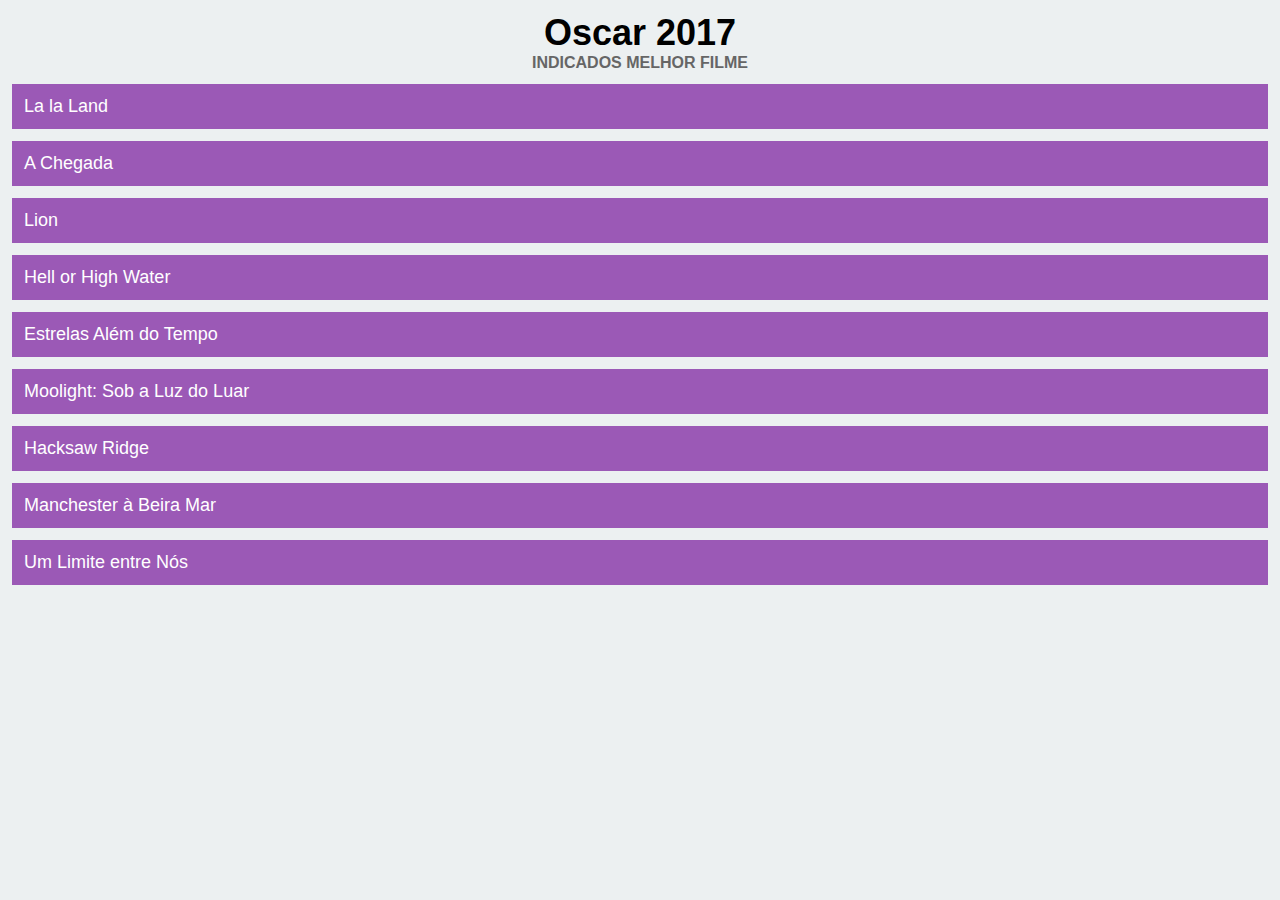
<file: pm-projeto001/index.html>
<!doctype html>
<html lang="pt-br">
<head>
    <meta charset="UTF-8">
    <link rel="stylesheet" href="estilo.css">
    <title>Oscar 2017</title>
</head>

   
<body>
   <h1>Oscar 2017</h1>
   <h2>Indicados Melhor Filme</h2>
   
   <ul>
       <li>La la Land</li>
       <li>A Chegada</li>
       <li>Lion</li>
       <li>Hell or High Water</li>
       <li>Estrelas Além do Tempo</li>
       <li>Moolight: Sob a Luz do Luar</li>
       <li>Hacksaw Ridge</li>
       <li>Manchester à Beira Mar</li>
       <li>Um Limite entre Nós</li>
   </ul>

</body>
</html>
</file>
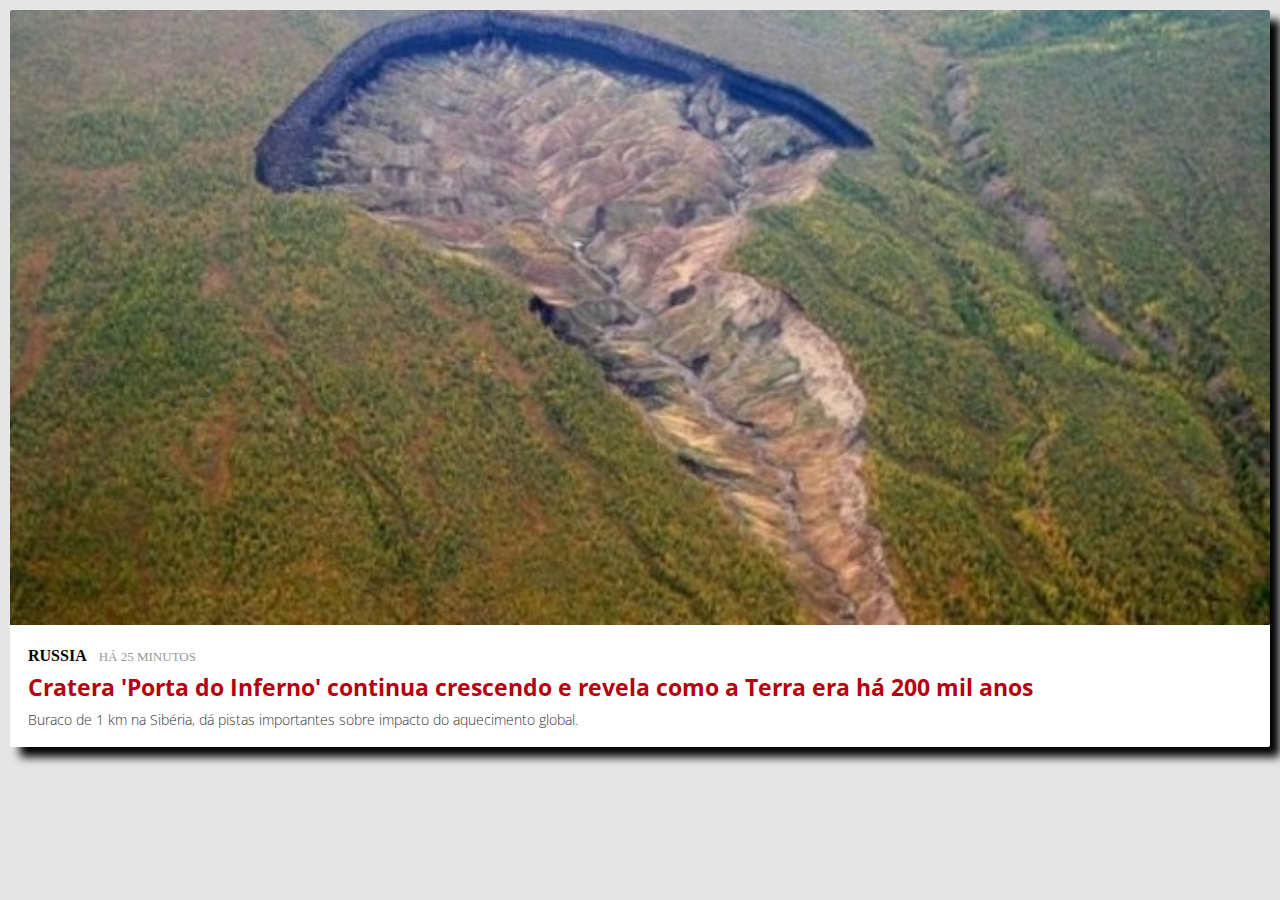
<file: pm-projeto002/index.html>
<!doctype html>
<html lang="pt-br">

<head>
    <meta charset="UTF-8">
    <title>projeto 002 </title>
     
    <link href="https://fonts.googleapis.com/css?family=Open+Sans:300,600,700" rel="stylesheet">
    <link rel="stylesheet" href="estilo.css">
    
</head>
<body>

    <div class="noticia">
       <a href="http://g1.globo.com/ciencia-e-saude/noticia/porta-do-inferno-a-gigantesca-cratera-que-continua-crescendo-e-revela-como-a-terra-era-ha-200-mil-anos.ghtml">
        <img src="cratera.jpg" alt="foto da cratera">    
       </a>
<div class="texto">
   
    <div class="detalhes">
        <span class="local">Russia</span>
        <span class="quando">Há 25 minutos</span>
    </div>

<h2>
    <a href="http://g1.globo.com/ciencia-e-saude/noticia/porta-do-inferno-a-gigantesca-cratera-que-continua-crescendo-e-revela-como-a-terra-era-ha-200-mil-anos.ghtml">Cratera 'Porta do Inferno' continua crescendo e revela como a Terra era há 200 mil anos</a>
    
</h2>  
   
<p>Buraco de 1 km na Sibéria, dá pistas importantes sobre impacto do aquecimento global.
</p>         
 

</div>   

</div>    

</body>
</html>
</file>
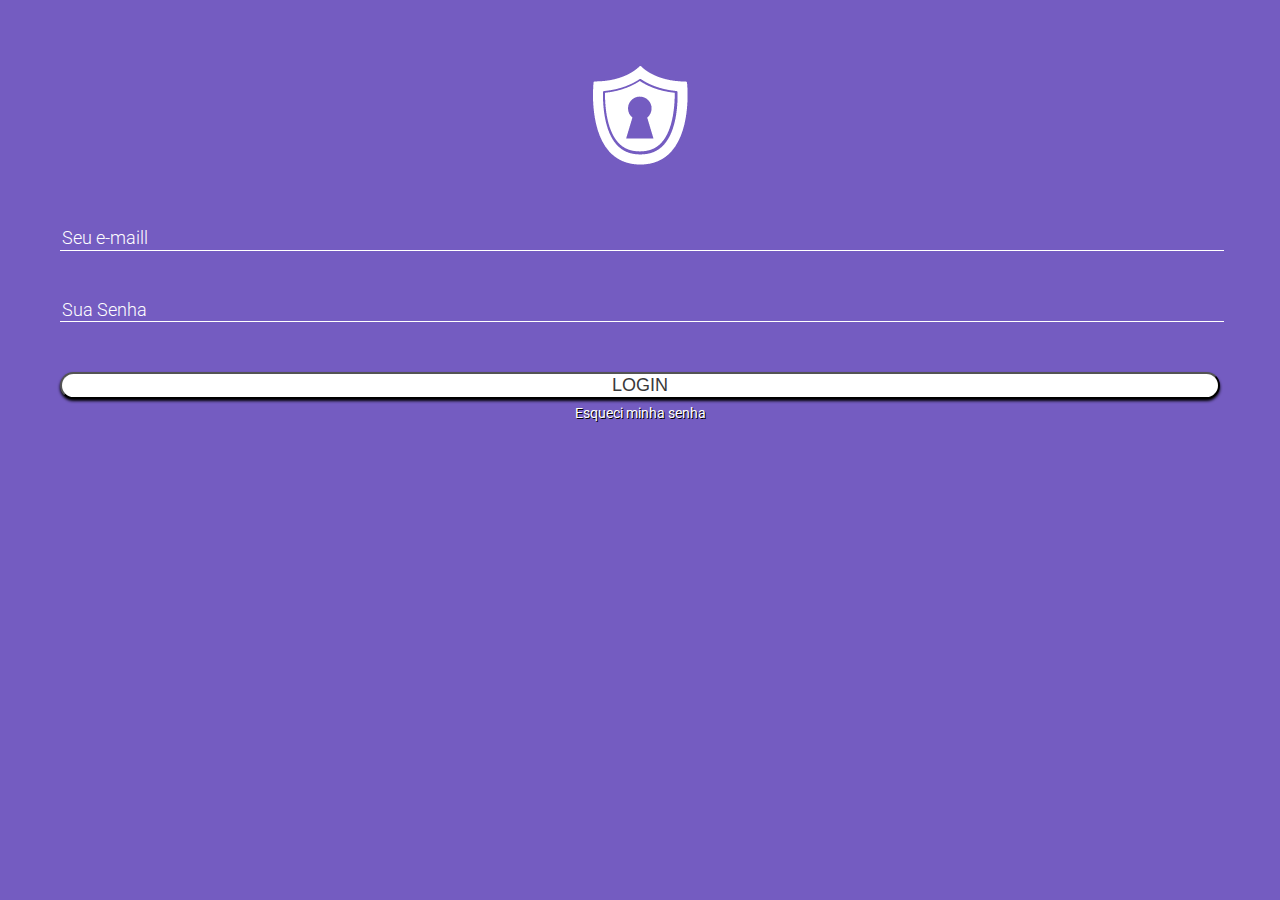
<file: pm-projeto003/index.html>
<!doctype html>
<html lang= "pt-br">
<head>
    <meta charset='utf-8'>
<title>PROJETO 003</title>

<link rel="stylesheet" href="normalize.css">
<link href="https://fonts.googleapis.com/css?family=Roboto: 300,400,500" rel="stylesheet">
<link rel="stylesheet" href="estilo.css">

</head>
<body>
   
    <img src="logo.png">
<form action=""> 
     
        <input type="email" placeholder= 'Seu e-maill'/>
        <input type="password" placeholder="Sua Senha">
        <button>Login</button>         
</form>
   
        <a href="senha.html">Esqueci minha senha</a>
       
        
</body>

   
</html>
</file>
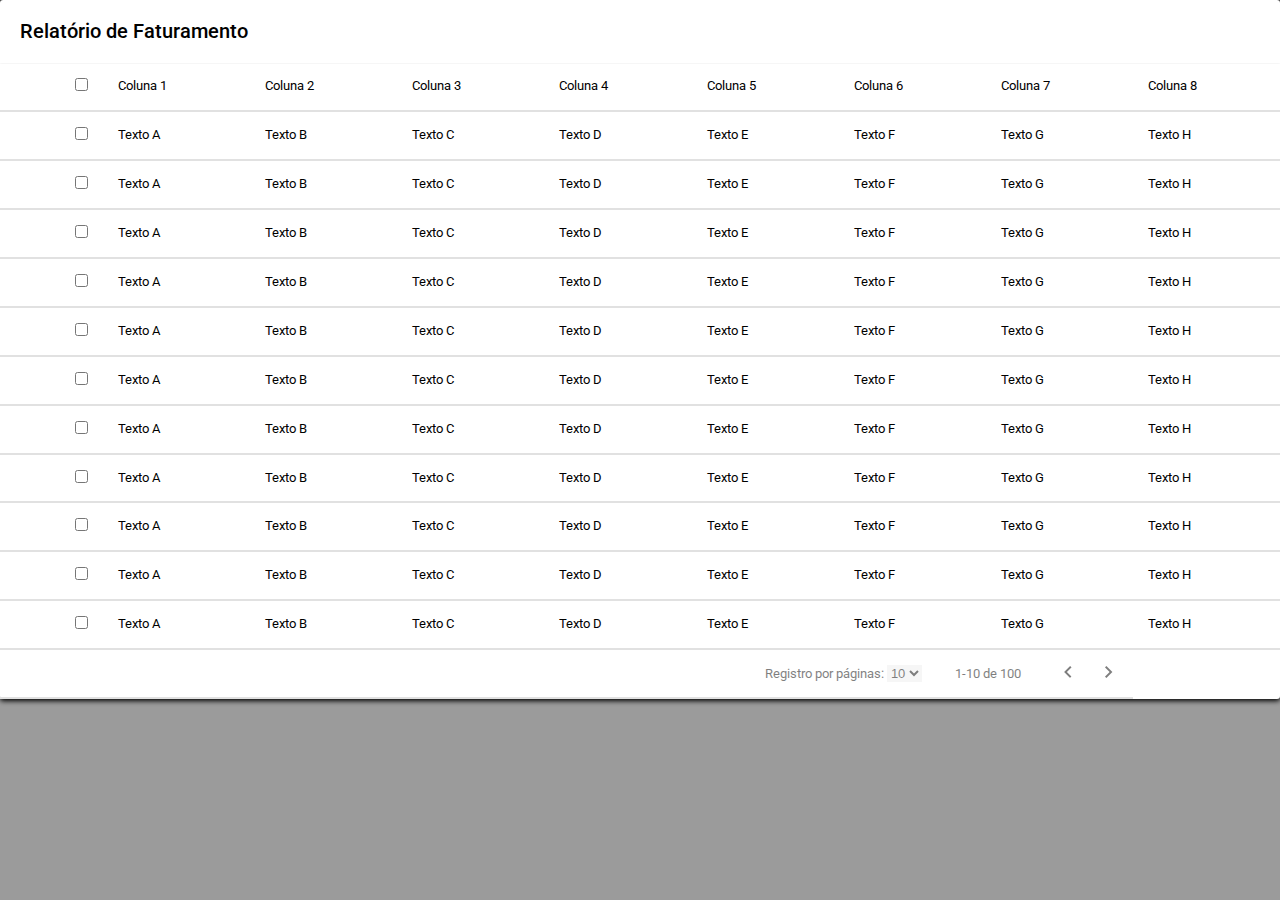
<file: pm-projeto005/index.html>
<!DOCTYPE html>
<html lang="pt-br">
<head>
    <meta charset="UTF-8">
    <title>Projeto 005</title>
    <link rel="stylesheet" href="normalize.css">
    <link rel="stylesheet" href="estilo.css"> 
    <link href="https://fonts.googleapis.com/css?family=Roboto:500,400" rel="stylesheet">   
</head>

<body>
   
    
<table>
     <caption>Relatório de Faturamento</caption>

<thead>

    <tr class="coluna">

            <td class="box"><input type="checkbox"></td>
            <th>Coluna 1</th>
            <th>Coluna 2</th>
            <th>Coluna 3</th>
            <th>Coluna 4</th>
            <th>Coluna 5</th>
            <th>Coluna 6</th>
            <th>Coluna 7</th>
            <th>Coluna 8</th>
        </tr>
</thead>    
   
<tbody>    
    <tr class="texto">
    
     <td class="box"><input type="checkbox">
     <td>Texto A</td>
     <td>Texto B</td>
     <td>Texto C</td>
     <td>Texto D</td>
     <td>Texto E</td>
     <td>Texto F</td>
     <td>Texto G</td>
     <td>Texto H</td>
</tr>
   <tr class="texto">
     <td class="box"><input type="checkbox">
     <td>Texto A</td>
     <td>Texto B</td>
     <td>Texto C</td>
     <td>Texto D</td>
     <td>Texto E</td>
     <td>Texto F</td>
     <td>Texto G</td>
     <td>Texto H</td>
   </tr>
   <tr class="texto">
       <td class="box"><input type="checkbox"></td>
     <td>Texto A</td>
     <td>Texto B</td>
     <td>Texto C</td>
     <td>Texto D</td>
     <td>Texto E</td>
     <td>Texto F</td>
     <td>Texto G</td>
     <td>Texto H</td>
   </tr>
   <tr class="texto">
     <td class="box"><input type="checkbox">
     <td>Texto A</td>
     <td>Texto B</td>
     <td>Texto C</td>
     <td>Texto D</td>
     <td>Texto E</td>
     <td>Texto F</td>
     <td>Texto G</td>
     <td>Texto H</td>
   </tr>
   <tr class="texto">  
     <td class="box"><input type="checkbox">
     <td>Texto A</td>
     <td>Texto B</td>
     <td>Texto C</td>
     <td>Texto D</td>
     <td>Texto E</td>
     <td>Texto F</td>
     <td>Texto G</td>
     <td>Texto H</td>
   </tr>
    <tr class="texto">
    <td class="box"><input type="checkbox">
     <td>Texto A</td>
     <td>Texto B</td>
     <td>Texto C</td>
     <td>Texto D</td>
     <td>Texto E</td>
     <td>Texto F</td>
     <td>Texto G</td>
     <td>Texto H</td>
   </tr>
    <tr class="texto">
    <td class="box"><input type="checkbox"></td>
     <td>Texto A</td>
     <td>Texto B</td>
     <td>Texto C</td>
     <td>Texto D</td>
     <td>Texto E</td>
     <td>Texto F</td>
     <td>Texto G</td>
     <td>Texto H</td>
   </tr>  
   <tr class="texto">
    <td class="box"><input type="checkbox"></td>
     <td>Texto A</td>
     <td>Texto B</td>
     <td>Texto C</td>
     <td>Texto D</td>
     <td>Texto E</td>
     <td>Texto F</td>
     <td>Texto G</td>
     <td>Texto H</td>
   </tr>  
   <tr class="texto">
    <td class="box"><input type="checkbox"></td>
     <td>Texto A</td>
     <td>Texto B</td>
     <td>Texto C</td>
     <td>Texto D</td>
     <td>Texto E</td>
     <td>Texto F</td>
     <td>Texto G</td>
     <td>Texto H</td>
   </tr>  
   <tr class="texto">
    <td class="box"><input type="checkbox"></td>
     <td>Texto A</td>
     <td>Texto B</td>
     <td>Texto C</td>
     <td>Texto D</td>
     <td>Texto E</td>
     <td>Texto F</td>
     <td>Texto G</td>
     <td>Texto H</td>
   </tr>  
       <tr class="texto">
    <td class="box"><input type="checkbox"></td>
     <td>Texto A</td>
     <td>Texto B</td>
     <td>Texto C</td>
     <td>Texto D</td>
     <td>Texto E</td>
     <td>Texto F</td>
     <td>Texto G</td>
     <td>Texto H</td>
   </tr>  
</tbody>
   
   
<tfoot>
    <tr> 
    <td colspan="8"> Registro por páginas:
               <select>    
    <option value="10">10</option>
    <option value="20">20</option>           
    <option value="30">30</option>
        </select>
              
              <span>1-10 de 100</span>
    <a href="#"><img src="esquerda.png" alt=""></a>
    <a href="#"><img src="direita.png" alt=""></a>
        </td>
    </tr>

</tfoot>


        


        
<!--Não consegui finalizar totalmente sem ver o video da solução, mas deixei sem alterar o que eu fiz para chegar igual ao do Avacode-->
</table>

</body>
</html>
</file>
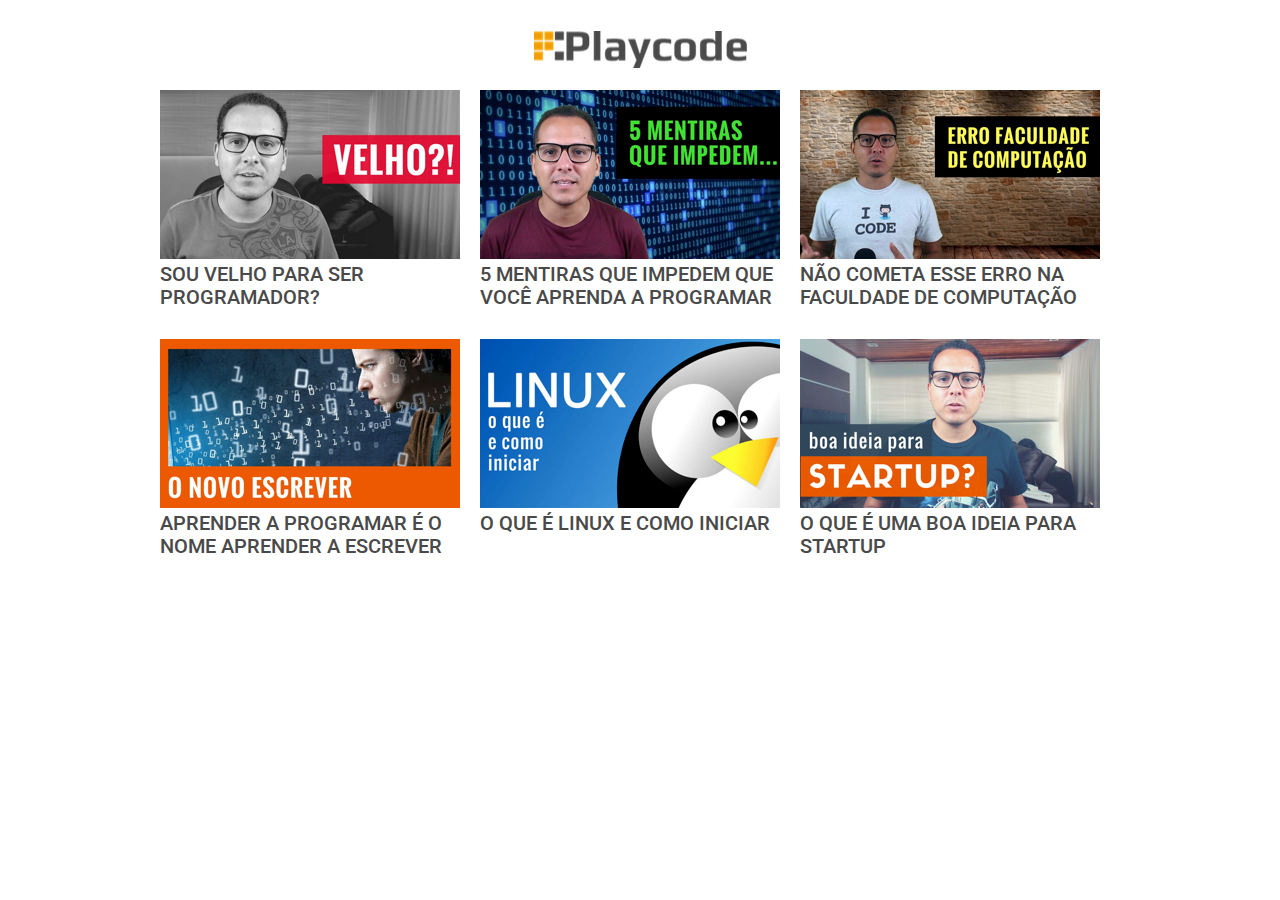
<file: pm-projeto006/index.html>
<!DOCTYPE html>
<html lang="pt-br">
<head>
    <meta charset="UTF-8">
    <meta name="viewport" content="width=device-width, initial-scale=1.0">
    <link rel="stylesheet" href="normalize.css">
    <link href="https://fonts.googleapis.com/css?family=Roboto:500" rel="stylesheet">
    <link rel="stylesheet" href="estilo mobile.css">
    <link rel="stylesheet" media="(min-width: 500px)" href=" mobile.css" >

    
                <title>Projeto 006</title>
</head>

<body>
<div class="container">
        <h1>
            <span>Playcode</span> <!--modificado (solução)-->
        </h1>
        
        <div class="cards">
            <img src="cartao-velho.png" alt="velho">
            <h3>SOU VELHO PARA SER PROGRAMADOR?</h3>
        </div>

        <div class="cards"> 
            <img src="cartao-mentiras.png" alt="mentiras">
            <h3>5 MENTIRAS QUE IMPEDEM QUE VOCÊ APRENDA A PROGRAMAR</h3>
        </div>

        <div class="cards">
            <img src="cartao-faculdade.png" alt="facul">
            <h3>NÃO COMETA ESSE ERRO NA FACULDADE DE COMPUTAÇÃO</h3>
        </div>

        <div class="cards">
            <img src="cartao-escrever.png" alt="escrever">
            <h3>APRENDER A PROGRAMAR É O NOME APRENDER A ESCREVER </h3>
        </div>

        <div class="cards">
            <img src="linux.png" alt="linux">
            <h3>O QUE É LINUX E COMO INICIAR</h3>
        </div>
        
        <div class="cards">       
            <img src="startup.png" alt="startup">
            <h3>O QUE É UMA BOA IDEIA PARA STARTUP</h3>
        </div>
</div>


</body>
</html>
</file>
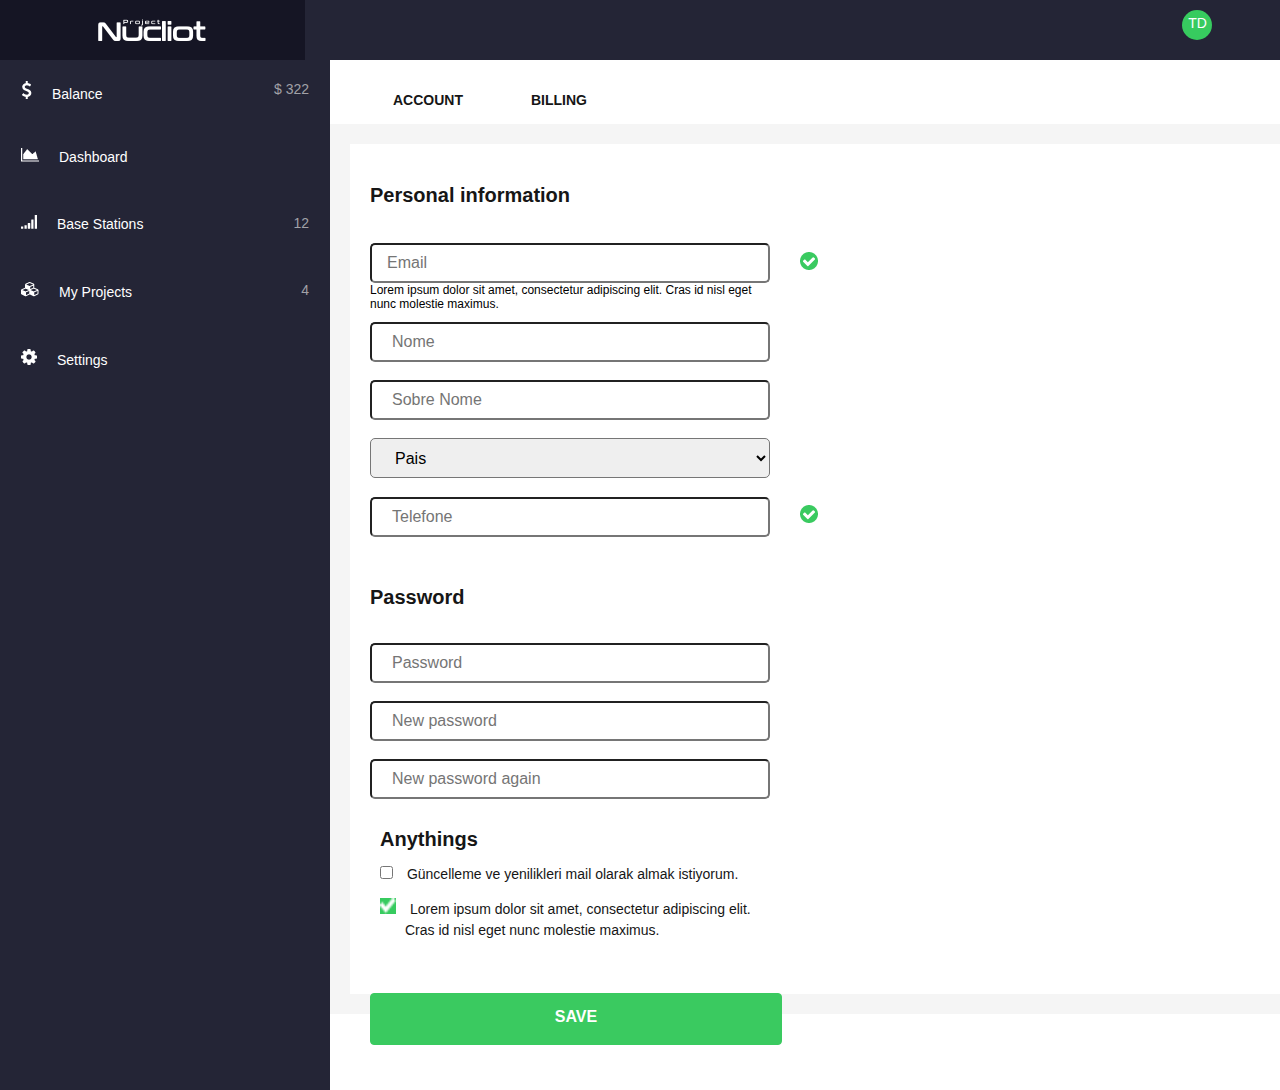
<file: pm-projeto008/index.html>
<html lang="pt-br">

<head>
    <meta charset="UTF-8">
    <title>Projeto 008</title>
    <link rel="stylesheet" href="estilo.css">
    <link rel="stylesheet" href="normalize.css">
</head>


<body>
    <section id="container">
        <div id="logo">
            <h1><span>Nucliot</span></h1>
        </div>

        <div id="topo">
            <h4>TD</h4>
        </div>

        <div id="conta">
            <div id="campanha">
                <span>ACCOUNT</span>
                <span> BILLING</span>
            </div>
        </div>
    </section>

    <section id="body">


        <form action="">

            <div id="lorem">

                <h2>Personal information</h2>
                <span class="green1"><img src="verificado.png" alt=""></span>

                <input type="email" id="email" placeholder="Email"><br/>
            </div>

            <h5>Lorem ipsum dolor sit amet, consectetur adipiscing elit. Cras id nisl eget<br/> nunc molestie maximus.</h5>

            <div class="form">
                <input type="text" placeholder="Nome  "><br/><br/>
                <input type="text" placeholder="Sobre Nome"><br/><br/>
    <div id="pais">
                <select>
                <option value= "Pais">Pais</option>
                <option value= "Pais">Nova Zelandia</option>
                </select>
    </div>   <br>    
                 <input type="text" placeholder="Telefone"><br><br>

           

                <span class="green2"><img src="verificado.png" alt=""></span>

                <h2>Password</h2><br>

                <input type="password" placeholder="Password"><br/><br/>
                <input type="password" placeholder="New password"><br/><br/>
                <input type="password" placeholder="New password again"><br/><br/>
            </div>

            <div id="coisa">

                <h2>Anythings</h2>
                
                <input type="checkbox">
                
                <span>Güncelleme ve yenilikleri mail olarak almak istiyorum.</span><br/><br/>

                <div id="verificado">

                    <img src="verifica.png" alt="">
                    
                    <span>Lorem ipsum dolor sit amet, consectetur adipiscing elit.</span><br/>
                    <p>Cras id nisl eget nunc molestie maximus.</p>

                </div>
            </div>

            <div id="botao">
                <h3>save</h3>

            </div>

        </form>

    </section>



    <aside id="menu">
        <nav>
            <ul>
                <li id="a"><a href=""><img src="cifrao.png" alt=""><span class="texto">Balance</span><span class="numero">$ 322</span></a></li>
                <li id="b"><a href=""><img src="grafico.png" alt=""><span class="texto">Dashboard</span></a></li>
                <li id="c"><a href=""><img src="crescente.png" alt=""><span class="texto">Base Stations</span><span class="numero">12</span></a></li>
                <li id="d"><a href=""><img src="cubos.png" alt=""><span class="texto">My Projects</span><span class="numero">4</span></a></li>
                <li id="e"><a href=""><img src="configuracao.png" alt=""><span class="texto">Settings</span></a></li>
            </ul>
        </nav>
    </aside>




</body>

</html>
</file>
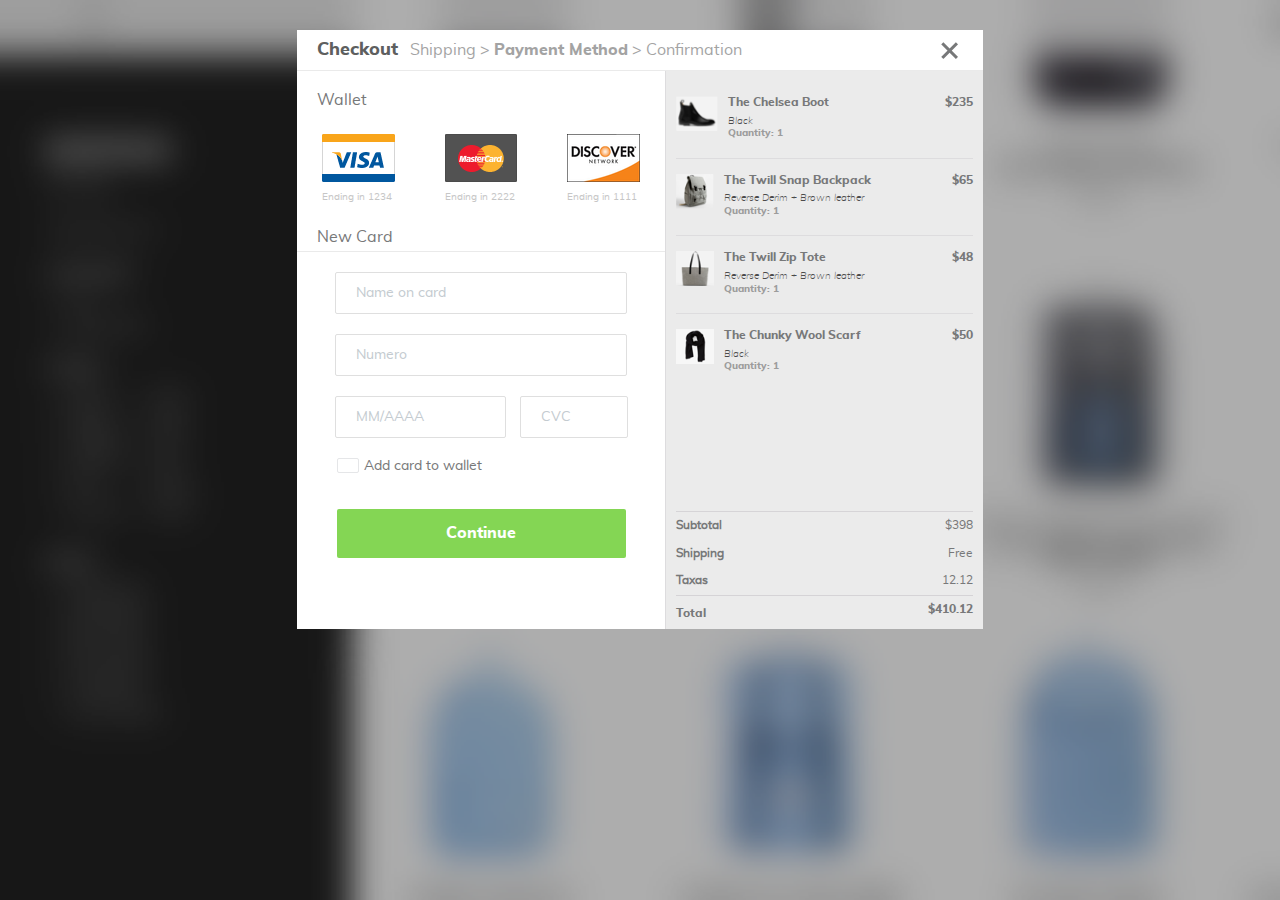
<file: pm-projeto009/index.html>
<!DOCTYPE html>
<html lang="pt-br">

<head>
    <meta charset="utf-8">
    <meta name="viewport" content="width=device-width, initial-scale=1.0">
    <title>Projeto009</title>
    <link rel="stylesheet" href="normalize.css">
    <link rel="stylesheet" href="estilo.css"> </head>

<body>
    <div id="container">
        <header>
             
                <div>
                   <h1>Checkout</h1>
                    <span>Shipping >  
                        <strong>Payment Method</strong> > Confirmation </span>
                </div>
                
                
                 <a href="#"><span>Fechar</span></a> 
        </header>
        <div id="principal">
            <div id="pagamento">
                <h1>Wallet</h1>
                <ul>
                    <li>
                        <a href=""> <img src="visa.png" alt=""> <small>Ending in 1234</small> </a>
                    </li>
                    <li>
                        <a href=""> <img src="master.png" alt=""> <small>Ending in 2222</small> </a>
                    </li>
                    <li>
                        <a href=""> <img src="discover.png" alt=""> <small>Ending in 1111</small> </a>
                    </li>
                </ul>
                <div id="novo">
                    <form action="">
                        <legend>New Card</legend>
                        <input type="text" placeholder="Name on card">
                        <input type="text" placeholder="Numero">
                        <input type="text" class="data" placeholder="MM/AAAA">
                        <input type="text" class="cvc" placeholder="CVC">
                        <input type="checkbox" id="checkbox"><h2><span>Add card to wallet</h2></span>
                        <button>Continue</button>
                    </form>
                </div>
            </div>
            <div id="produto">
                <ul class="resumos">
                    <li> <img src="bota.png">
                        <div class="detalhes">
                            <h3>The Chelsea Boot</h3> <small>Black</small> <span>Quantity: 1</span> </div> <span class="preco">$235</span> </li>
                    <li> <img src="mochila.png">
                        <div class="detalhes">
                            <h3>The Twill Snap Backpack</h3> <small>Reverse Derim + Brown leather</small> <span>Quantity: 1</span> </div> <span class="preco">$65</span> </li>
                    <li> <img src="bolsa.png">
                        <div class="detalhes">
                            <h3>The Twill Zip Tote</h3> <small>Reverse Derim + Brown leather</small> <span>Quantity: 1</span> </div> <span class="preco">$48</span> </li>
                    <li> <img src="cachicou.png">
                        <div class="detalhes">
                            <h3>The Chunky Wool Scarf</h3> <small>Black</small> <span>Quantity: 1</span> </div> <span class="preco">$50</span> </li>
                </ul>
                <table>
                    <tbody>
                        <tr>
                            <th scope="row">Subtotal</th>
                            <td>$398</td>
                        </tr>
                        <tr>
                            <th scope="row">Shipping</th>
                            <td>Free</td>
                        </tr>
                        <tr>
                            <th scope="row">Taxas</th>
                            <td>12.12</td>
                        </tr>
                    </tbody>
                    <tfoot>
                        <tr>
                            <th scope="row">Total</th>
                            <td>$410.12</td>
                        </tr>
                    </tfoot>
                </table>
            </div>
        </div>
    </div>
</body>
</file>
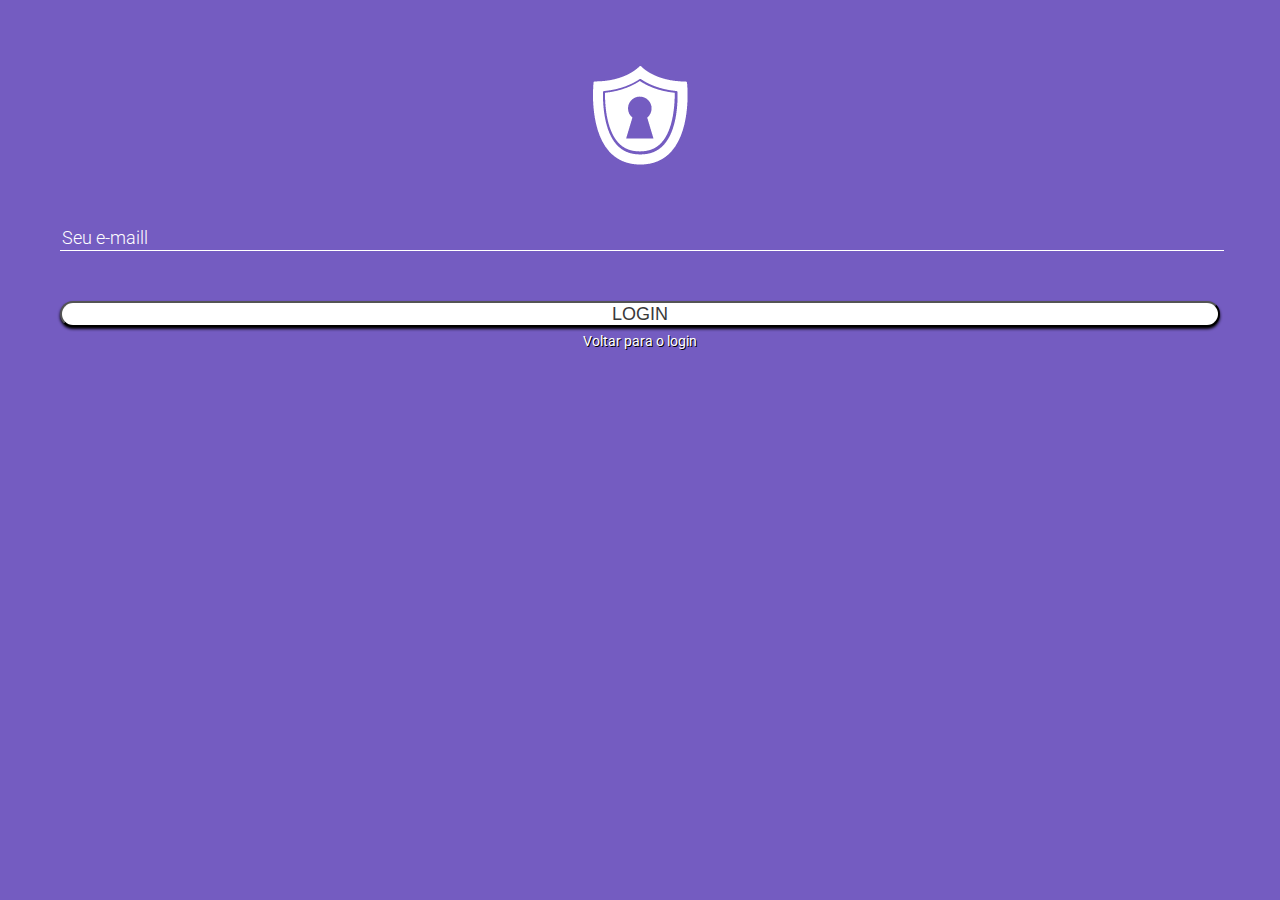
<file: pm-projeto003/senha.html>
<!doctype html>
<html lang= "pt-br">
<head>
    <meta charset='utf-8'>
<title>PROJETO 003</title>

<link rel="stylesheet" href="normalize.css">
<link href="https://fonts.googleapis.com/css?family=Roboto: 300,400,500" rel="stylesheet">
<link rel="stylesheet" href="estilo.css">

</head>
<body>
   
    <img src="logo.png">

<form action=""> 
     
        <input type="email" placeholder= 'Seu e-maill'/>
       
        <button>Login</button>         
</form>
   
        <a href="index.html">Voltar para o login</a>
       
        
</body>

   
</html>
</file>
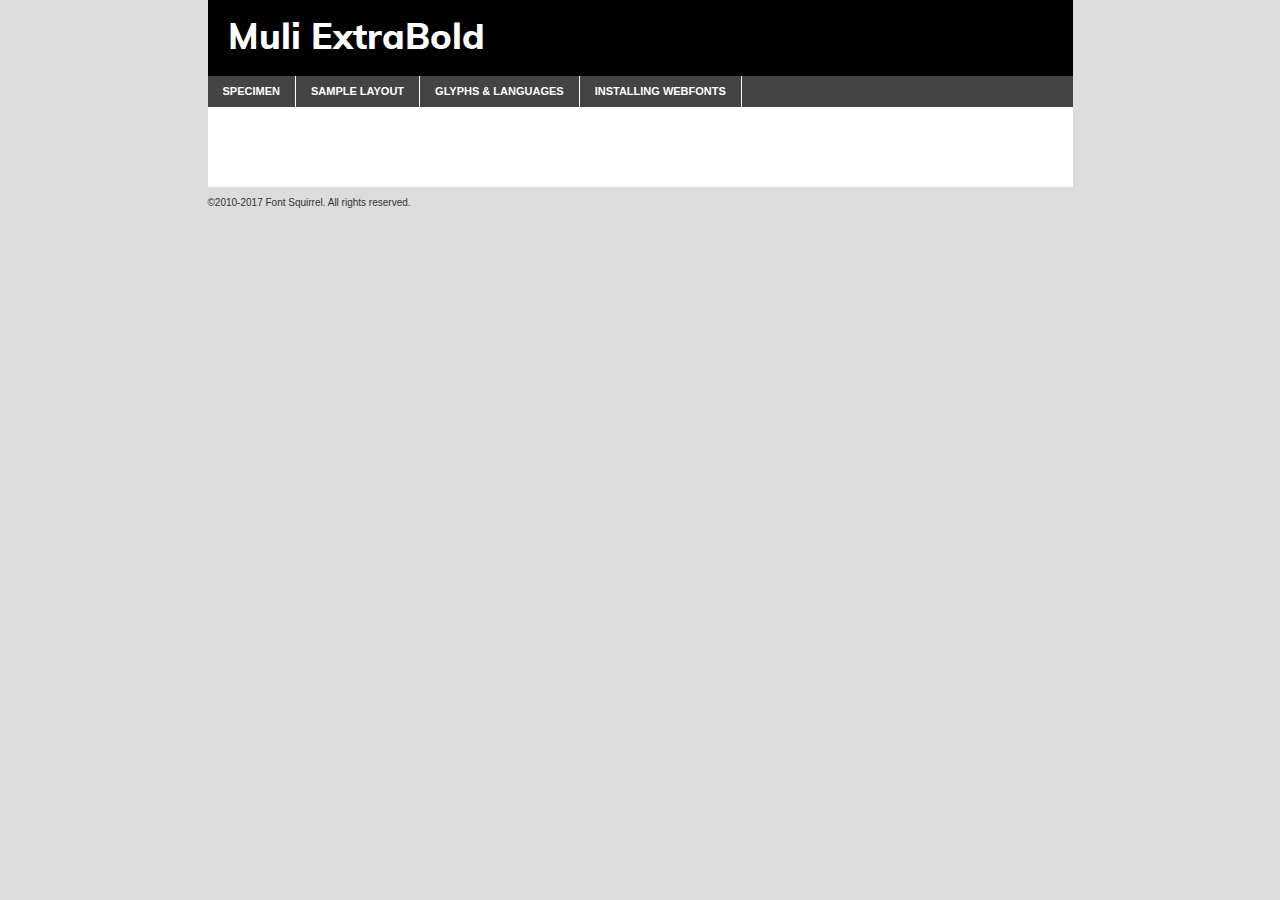
<file: pm-projeto009/fontes/muli-extrabold-demo.html>
<!DOCTYPE html PUBLIC "-//W3C//DTD XHTML 1.0 Transitional//EN"
	"http://www.w3.org/TR/xhtml1/DTD/xhtml1-transitional.dtd">

<html xmlns="http://www.w3.org/1999/xhtml" xml:lang="en" lang="en">
<head>
	<meta http-equiv="Content-Type" content="text/html; charset=utf-8" />
	<script src="http://ajax.googleapis.com/ajax/libs/jquery/1.7.2/jquery.min.js" type="text/javascript" charset="utf-8"></script>
	<script type="text/javascript">
	(function($){$.fn.easyTabs=function(option){var param=jQuery.extend({fadeSpeed:"fast",defaultContent:1,activeClass:'active'},option);$(this).each(function(){var thisId="#"+this.id;if(param.defaultContent==''){param.defaultContent=1;}
	if(typeof param.defaultContent=="number")
	{var defaultTab=$(thisId+" .tabs li:eq("+(param.defaultContent-1)+") a").attr('href').substr(1);}else{var defaultTab=param.defaultContent;}
	$(thisId+" .tabs li a").each(function(){var tabToHide=$(this).attr('href').substr(1);$("#"+tabToHide).addClass('easytabs-tab-content');});hideAll();changeContent(defaultTab);function hideAll(){$(thisId+" .easytabs-tab-content").hide();}
	function changeContent(tabId){hideAll();$(thisId+" .tabs li").removeClass(param.activeClass);$(thisId+" .tabs li a[href=#"+tabId+"]").closest('li').addClass(param.activeClass);if(param.fadeSpeed!="none")
	{$(thisId+" #"+tabId).fadeIn(param.fadeSpeed);}else{$(thisId+" #"+tabId).show();}}
	$(thisId+" .tabs li").click(function(){var tabId=$(this).find('a').attr('href').substr(1);changeContent(tabId);return false;});});}})(jQuery);
	</script>
	<link rel="stylesheet" href="specimen_files/specimen_stylesheet.css" type="text/css" charset="utf-8" />
	<link rel="stylesheet" href="stylesheet.css" type="text/css" charset="utf-8" />

	<style type="text/css">
					body{
				font-family: 'muliextrabold';
							}
		</style>

	<title>Muli ExtraBold Specimen</title>
	
	
	<script type="text/javascript" charset="utf-8">
		$(document).ready(function() {
			$('#container').easyTabs({defaultContent:1});
		});
	</script>
</head>

<body>
<div id="container">
	<div id="header">
		Muli ExtraBold	</div>
	<ul class="tabs">
		<li><a href="#specimen">Specimen</a></li>
		<li><a href="#layout">Sample Layout</a></li>
				<li><a href="#glyphs">Glyphs &amp; Languages</a></li>
		<li><a href="#installing">Installing Webfonts</a></li>
		
	</ul>
	
	<div id="main_content">

		
			<div id="specimen">
		
				<div class="section">
					<div class="grid12 firstcol">
						<div class="huge">AaBb</div>
					</div>
				</div>
		
				<div class="section">
					<div class="glyph_range">A&#x200B;B&#x200b;C&#x200b;D&#x200b;E&#x200b;F&#x200b;G&#x200b;H&#x200b;I&#x200b;J&#x200b;K&#x200b;L&#x200b;M&#x200b;N&#x200b;O&#x200b;P&#x200b;Q&#x200b;R&#x200b;S&#x200b;T&#x200b;U&#x200b;V&#x200b;W&#x200b;X&#x200b;Y&#x200b;Z&#x200b;a&#x200b;b&#x200b;c&#x200b;d&#x200b;e&#x200b;f&#x200b;g&#x200b;h&#x200b;i&#x200b;j&#x200b;k&#x200b;l&#x200b;m&#x200b;n&#x200b;o&#x200b;p&#x200b;q&#x200b;r&#x200b;s&#x200b;t&#x200b;u&#x200b;v&#x200b;w&#x200b;x&#x200b;y&#x200b;z&#x200b;1&#x200b;2&#x200b;3&#x200b;4&#x200b;5&#x200b;6&#x200b;7&#x200b;8&#x200b;9&#x200b;0&#x200b;&amp;&#x200b;.&#x200b;,&#x200b;?&#x200b;!&#x200b;&#64;&#x200b;(&#x200b;)&#x200b;#&#x200b;$&#x200b;%&#x200b;*&#x200b;+&#x200b;-&#x200b;=&#x200b;:&#x200b;;</div>
				</div>
				<div class="section">
					<div class="grid12 firstcol">
						<table class="sample_table">
							<tr><td>10</td><td class="size10">abcdefghijklmnopqrstuvwxyzABCDEFGHIJKLMNOPQRSTUVWXYZ0123456789abcdefghijklmnopqrstuvwxyzABCDEFGHIJKLMNOPQRSTUVWXYZ0123456789abcdefghijklmnopqrstuvwxyzABCDEFGHIJKLMNOPQRSTUVWXYZ</td></tr>
							<tr><td>11</td><td class="size11">abcdefghijklmnopqrstuvwxyzABCDEFGHIJKLMNOPQRSTUVWXYZ0123456789abcdefghijklmnopqrstuvwxyzABCDEFGHIJKLMNOPQRSTUVWXYZ0123456789abcdefghijklmnopqrstuvwxyzABCDEFGHIJKLMNOPQRSTUVWXYZ</td></tr>
							<tr><td>12</td><td class="size12">abcdefghijklmnopqrstuvwxyzABCDEFGHIJKLMNOPQRSTUVWXYZ0123456789abcdefghijklmnopqrstuvwxyzABCDEFGHIJKLMNOPQRSTUVWXYZ0123456789abcdefghijklmnopqrstuvwxyzABCDEFGHIJKLMNOPQRSTUVWXYZ</td></tr>
							<tr><td>13</td><td class="size13">abcdefghijklmnopqrstuvwxyzABCDEFGHIJKLMNOPQRSTUVWXYZ0123456789abcdefghijklmnopqrstuvwxyzABCDEFGHIJKLMNOPQRSTUVWXYZ0123456789abcdefghijklmnopqrstuvwxyzABCDEFGHIJKLMNOPQRSTUVWXYZ</td></tr>
							<tr><td>14</td><td class="size14">abcdefghijklmnopqrstuvwxyzABCDEFGHIJKLMNOPQRSTUVWXYZ0123456789abcdefghijklmnopqrstuvwxyzABCDEFGHIJKLMNOPQRSTUVWXYZ0123456789abcdefghijklmnopqrstuvwxyzABCDEFGHIJKLMNOPQRSTUVWXYZ</td></tr>
							<tr><td>16</td><td class="size16">abcdefghijklmnopqrstuvwxyzABCDEFGHIJKLMNOPQRSTUVWXYZ0123456789abcdefghijklmnopqrstuvwxyzABCDEFGHIJKLMNOPQRSTUVWXYZ</td></tr>
							<tr><td>18</td><td class="size18">abcdefghijklmnopqrstuvwxyzABCDEFGHIJKLMNOPQRSTUVWXYZ0123456789abcdefghijklmnopqrstuvwxyzABCDEFGHIJKLMNOPQRSTUVWXYZ</td></tr>
							<tr><td>20</td><td class="size20">abcdefghijklmnopqrstuvwxyzABCDEFGHIJKLMNOPQRSTUVWXYZ0123456789abcdefghijklmnopqrstuvwxyzABCDEFGHIJKLMNOPQRSTUVWXYZ</td></tr>
							<tr><td>24</td><td class="size24">abcdefghijklmnopqrstuvwxyzABCDEFGHIJKLMNOPQRSTUVWXYZ0123456789abcdefghijklmnopqrstuvwxyzABCDEFGHIJKLMNOPQRSTUVWXYZ</td></tr>
							<tr><td>30</td><td class="size30">abcdefghijklmnopqrstuvwxyzABCDEFGHIJKLMNOPQRSTUVWXYZ0123456789abcdefghijklmnopqrstuvwxyzABCDEFGHIJKLMNOPQRSTUVWXYZ</td></tr>
							<tr><td>36</td><td class="size36">abcdefghijklmnopqrstuvwxyzABCDEFGHIJKLMNOPQRSTUVWXYZ0123456789abcdefghijklmnopqrstuvwxyzABCDEFGHIJKLMNOPQRSTUVWXYZ</td></tr>
							<tr><td>48</td><td class="size48">abcdefghijklmnopqrstuvwxyzABCDEFGHIJKLMNOPQRSTUVWXYZ0123456789abcdefghijklmnopqrstuvwxyzABCDEFGHIJKLMNOPQRSTUVWXYZ</td></tr>
							<tr><td>60</td><td class="size60">abcdefghijklmnopqrstuvwxyzABCDEFGHIJKLMNOPQRSTUVWXYZ0123456789abcdefghijklmnopqrstuvwxyzABCDEFGHIJKLMNOPQRSTUVWXYZ</td></tr>
							<tr><td>72</td><td class="size72">abcdefghijklmnopqrstuvwxyzABCDEFGHIJKLMNOPQRSTUVWXYZ0123456789abcdefghijklmnopqrstuvwxyzABCDEFGHIJKLMNOPQRSTUVWXYZ</td></tr>
							<tr><td>90</td><td class="size90">abcdefghijklmnopqrstuvwxyzABCDEFGHIJKLMNOPQRSTUVWXYZ0123456789abcdefghijklmnopqrstuvwxyzABCDEFGHIJKLMNOPQRSTUVWXYZ</td></tr>
						</table>
				
					</div>
			
				</div>
		
		
		
								<div class="section" id="bodycomparison">


										<div id="xheight">
				<div class="fontbody">&#x25FC;&#x25FC;&#x25FC;&#x25FC;&#x25FC;&#x25FC;&#x25FC;&#x25FC;&#x25FC;&#x25FC;&#x25FC;&#x25FC;&#x25FC;&#x25FC;&#x25FC;&#x25FC;&#x25FC;&#x25FC;&#x25FC;&#x25FC;&#x25FC;&#x25FC;&#x25FC;&#x25FC;&#x25FC;&#x25FC;&#x25FC;&#x25FC;&#x25FC;&#x25FC;&#x25FC;&#x25FC;&#x25FC;&#x25FC;&#x25FC;&#x25FC;&#x25FC;&#x25FC;&#x25FC;&#x25FC;&#x25FC;&#x25FC;&#x25FC;&#x25FC;&#x25FC;&#x25FC;&#x25FC;&#x25FC;&#x25FC;&#x25FC;&#x25FC;&#x25FC;&#x25FC;&#x25FC;&#x25FC;&#x25FC;&#x25FC;&#x25FC;&#x25FC;&#x25FC;&#x25FC;&#x25FC;&#x25FC;&#x25FC;&#x25FC;&#x25FC;&#x25FC;&#x25FC;&#x25FC;&#x25FC;&#x25FC;&#x25FC;&#x25FC;&#x25FC;&#x25FC;&#x25FC;&#x25FC;&#x25FC;&#x25FC;&#x25FC;&#x25FC;&#x25FC;&#x25FC;&#x25FC;&#x25FC;&#x25FC;&#x25FC;&#x25FC;&#x25FC;&#x25FC;&#x25FC;&#x25FC;&#x25FC;&#x25FC;&#x25FC;&#x25FC;&#x25FC;&#x25FC;&#x25FC;body</div><div class="arialbody">body</div><div class="verdanabody">body</div><div class="georgiabody">body</div></div>
										<div class="fontbody" style="z-index:1">
											body<span>Muli ExtraBold</span>
										</div>
										<div class="arialbody" style="z-index:1">
											body<span>Arial</span>
										</div>
										<div class="verdanabody" style="z-index:1">
											body<span>Verdana</span>
										</div>
										<div class="georgiabody" style="z-index:1">
											body<span>Georgia</span>
										</div>



								</div>
		
		
				<div class="section psample psample_row1" id="">
					
					<div class="grid2 firstcol">
						<p class="size10"><span>10.</span>Aenean lacinia bibendum nulla sed consectetur. Fusce dapibus, tellus ac cursus commodo, tortor mauris condimentum nibh, ut fermentum massa justo sit amet risus. Nullam id dolor id nibh ultricies vehicula ut id elit. Cum sociis natoque penatibus et magnis dis parturient montes, nascetur ridiculus mus. Nulla vitae elit libero, a pharetra augue.</p>
			
					</div>
					<div class="grid3">
						<p class="size11"><span>11.</span>Aenean lacinia bibendum nulla sed consectetur. Fusce dapibus, tellus ac cursus commodo, tortor mauris condimentum nibh, ut fermentum massa justo sit amet risus. Nullam id dolor id nibh ultricies vehicula ut id elit. Cum sociis natoque penatibus et magnis dis parturient montes, nascetur ridiculus mus. Nulla vitae elit libero, a pharetra augue.</p>
			
					</div>
					<div class="grid3">
						<p class="size12"><span>12.</span>Aenean lacinia bibendum nulla sed consectetur. Fusce dapibus, tellus ac cursus commodo, tortor mauris condimentum nibh, ut fermentum massa justo sit amet risus. Nullam id dolor id nibh ultricies vehicula ut id elit. Cum sociis natoque penatibus et magnis dis parturient montes, nascetur ridiculus mus. Nulla vitae elit libero, a pharetra augue.</p>
			
					</div>
					<div class="grid4">
						<p class="size13"><span>13.</span>Aenean lacinia bibendum nulla sed consectetur. Fusce dapibus, tellus ac cursus commodo, tortor mauris condimentum nibh, ut fermentum massa justo sit amet risus. Nullam id dolor id nibh ultricies vehicula ut id elit. Cum sociis natoque penatibus et magnis dis parturient montes, nascetur ridiculus mus. Nulla vitae elit libero, a pharetra augue.</p>
			
					</div>
					<div class="white_blend"></div>
					
				</div>
				<div class="section psample psample_row2" id="">
					<div class="grid3 firstcol">
						<p class="size14"><span>14.</span>Aenean lacinia bibendum nulla sed consectetur. Fusce dapibus, tellus ac cursus commodo, tortor mauris condimentum nibh, ut fermentum massa justo sit amet risus. Nullam id dolor id nibh ultricies vehicula ut id elit. Cum sociis natoque penatibus et magnis dis parturient montes, nascetur ridiculus mus. Nulla vitae elit libero, a pharetra augue.</p>
			
					</div>
					<div class="grid4">
						<p class="size16"><span>16.</span>Aenean lacinia bibendum nulla sed consectetur. Fusce dapibus, tellus ac cursus commodo, tortor mauris condimentum nibh, ut fermentum massa justo sit amet risus. Nullam id dolor id nibh ultricies vehicula ut id elit. Cum sociis natoque penatibus et magnis dis parturient montes, nascetur ridiculus mus. Nulla vitae elit libero, a pharetra augue.</p>
			
					</div>
					<div class="grid5">
						<p class="size18"><span>18.</span>Aenean lacinia bibendum nulla sed consectetur. Fusce dapibus, tellus ac cursus commodo, tortor mauris condimentum nibh, ut fermentum massa justo sit amet risus. Nullam id dolor id nibh ultricies vehicula ut id elit. Cum sociis natoque penatibus et magnis dis parturient montes, nascetur ridiculus mus. Nulla vitae elit libero, a pharetra augue.</p>
			
					</div>

					<div class="white_blend"></div>

				</div>
				
				<div class="section psample psample_row3" id="">
					<div class="grid5 firstcol">
						<p class="size20"><span>20.</span>Aenean lacinia bibendum nulla sed consectetur. Fusce dapibus, tellus ac cursus commodo, tortor mauris condimentum nibh, ut fermentum massa justo sit amet risus. Nullam id dolor id nibh ultricies vehicula ut id elit. Cum sociis natoque penatibus et magnis dis parturient montes, nascetur ridiculus mus. Nulla vitae elit libero, a pharetra augue.</p>
					</div>
					<div class="grid7">
						<p class="size24"><span>24.</span>Aenean lacinia bibendum nulla sed consectetur. Fusce dapibus, tellus ac cursus commodo, tortor mauris condimentum nibh, ut fermentum massa justo sit amet risus. Nullam id dolor id nibh ultricies vehicula ut id elit. Cum sociis natoque penatibus et magnis dis parturient montes, nascetur ridiculus mus. Nulla vitae elit libero, a pharetra augue.</p>
					</div>
					
					<div class="white_blend"></div>
					
				</div>
				
				<div class="section psample psample_row4" id="">
					<div class="grid12 firstcol">
						<p class="size30"><span>30.</span>Aenean lacinia bibendum nulla sed consectetur. Fusce dapibus, tellus ac cursus commodo, tortor mauris condimentum nibh, ut fermentum massa justo sit amet risus. Nullam id dolor id nibh ultricies vehicula ut id elit. Cum sociis natoque penatibus et magnis dis parturient montes, nascetur ridiculus mus. Nulla vitae elit libero, a pharetra augue.</p>
					</div>
					<div class="white_blend"></div>
					
				</div>
				
				
				
				<div class="section psample psample_row1 fullreverse">
					<div class="grid2 firstcol">
						<p class="size10"><span>10.</span>Aenean lacinia bibendum nulla sed consectetur. Fusce dapibus, tellus ac cursus commodo, tortor mauris condimentum nibh, ut fermentum massa justo sit amet risus. Nullam id dolor id nibh ultricies vehicula ut id elit. Cum sociis natoque penatibus et magnis dis parturient montes, nascetur ridiculus mus. Nulla vitae elit libero, a pharetra augue.</p>
			
					</div>
					<div class="grid3">
						<p class="size11"><span>11.</span>Aenean lacinia bibendum nulla sed consectetur. Fusce dapibus, tellus ac cursus commodo, tortor mauris condimentum nibh, ut fermentum massa justo sit amet risus. Nullam id dolor id nibh ultricies vehicula ut id elit. Cum sociis natoque penatibus et magnis dis parturient montes, nascetur ridiculus mus. Nulla vitae elit libero, a pharetra augue.</p>
			
					</div>
					<div class="grid3">
						<p class="size12"><span>12.</span>Aenean lacinia bibendum nulla sed consectetur. Fusce dapibus, tellus ac cursus commodo, tortor mauris condimentum nibh, ut fermentum massa justo sit amet risus. Nullam id dolor id nibh ultricies vehicula ut id elit. Cum sociis natoque penatibus et magnis dis parturient montes, nascetur ridiculus mus. Nulla vitae elit libero, a pharetra augue.</p>
			
					</div>
					<div class="grid4">
						<p class="size13"><span>13.</span>Aenean lacinia bibendum nulla sed consectetur. Fusce dapibus, tellus ac cursus commodo, tortor mauris condimentum nibh, ut fermentum massa justo sit amet risus. Nullam id dolor id nibh ultricies vehicula ut id elit. Cum sociis natoque penatibus et magnis dis parturient montes, nascetur ridiculus mus. Nulla vitae elit libero, a pharetra augue.</p>
			
					</div>
					<div class="black_blend"></div>
					
				</div>
				
				<div class="section psample psample_row2 fullreverse">
					<div class="grid3 firstcol">
						<p class="size14"><span>14.</span>Aenean lacinia bibendum nulla sed consectetur. Fusce dapibus, tellus ac cursus commodo, tortor mauris condimentum nibh, ut fermentum massa justo sit amet risus. Nullam id dolor id nibh ultricies vehicula ut id elit. Cum sociis natoque penatibus et magnis dis parturient montes, nascetur ridiculus mus. Nulla vitae elit libero, a pharetra augue.</p>
			
					</div>
					<div class="grid4">
						<p class="size16"><span>16.</span>Aenean lacinia bibendum nulla sed consectetur. Fusce dapibus, tellus ac cursus commodo, tortor mauris condimentum nibh, ut fermentum massa justo sit amet risus. Nullam id dolor id nibh ultricies vehicula ut id elit. Cum sociis natoque penatibus et magnis dis parturient montes, nascetur ridiculus mus. Nulla vitae elit libero, a pharetra augue.</p>
			
					</div>
					<div class="grid5">
						<p class="size18"><span>18.</span>Aenean lacinia bibendum nulla sed consectetur. Fusce dapibus, tellus ac cursus commodo, tortor mauris condimentum nibh, ut fermentum massa justo sit amet risus. Nullam id dolor id nibh ultricies vehicula ut id elit. Cum sociis natoque penatibus et magnis dis parturient montes, nascetur ridiculus mus. Nulla vitae elit libero, a pharetra augue.</p>
			
					</div>
					<div class="black_blend"></div>

				</div>
				
				<div class="section psample fullreverse psample_row3" id="">
					<div class="grid5 firstcol">
						<p class="size20"><span>20.</span>Aenean lacinia bibendum nulla sed consectetur. Fusce dapibus, tellus ac cursus commodo, tortor mauris condimentum nibh, ut fermentum massa justo sit amet risus. Nullam id dolor id nibh ultricies vehicula ut id elit. Cum sociis natoque penatibus et magnis dis parturient montes, nascetur ridiculus mus. Nulla vitae elit libero, a pharetra augue.</p>
					</div>
					<div class="grid7">
						<p class="size24"><span>24.</span>Aenean lacinia bibendum nulla sed consectetur. Fusce dapibus, tellus ac cursus commodo, tortor mauris condimentum nibh, ut fermentum massa justo sit amet risus. Nullam id dolor id nibh ultricies vehicula ut id elit. Cum sociis natoque penatibus et magnis dis parturient montes, nascetur ridiculus mus. Nulla vitae elit libero, a pharetra augue.</p>
					</div>
					
					<div class="black_blend"></div>
					
				</div>
				
				<div class="section psample fullreverse psample_row4" id="" style="border-bottom: 20px #000 solid;">
					<div class="grid12 firstcol">
						<p class="size30"><span>30.</span>Aenean lacinia bibendum nulla sed consectetur. Fusce dapibus, tellus ac cursus commodo, tortor mauris condimentum nibh, ut fermentum massa justo sit amet risus. Nullam id dolor id nibh ultricies vehicula ut id elit. Cum sociis natoque penatibus et magnis dis parturient montes, nascetur ridiculus mus. Nulla vitae elit libero, a pharetra augue.</p>
					</div>
					<div class="black_blend"></div>
					
				</div>
				
				
				
				
			</div>
			
			<div id="layout">
				
				<div class="section">
					
					<div class="grid12 firstcol">
						<h1>Lorem Ipsum Dolor</h1>
						<h2>Etiam porta sem malesuada magna mollis euismod</h2>
						
						<p class="byline">By <a href="#link">Aenean Lacinia</a></p>
					</div>
				</div>
				<div class="section">
					<div class="grid8 firstcol">
						<p class="large">Donec sed odio dui. Morbi leo risus, porta ac consectetur ac, vestibulum at eros. Fusce dapibus, tellus ac cursus commodo, tortor mauris condimentum nibh, ut fermentum massa justo sit amet risus. </p>

						
						<h3>Pellentesque ornare sem</h3>

						<p>Maecenas sed diam eget risus varius blandit sit amet non magna. Maecenas faucibus mollis interdum. Donec ullamcorper nulla non metus auctor fringilla. Nullam id dolor id nibh ultricies vehicula ut id elit. Nullam id dolor id nibh ultricies vehicula ut id elit. </p>

						<p>Aenean eu leo quam. Pellentesque ornare sem lacinia quam venenatis vestibulum. Lorem ipsum dolor sit amet, consectetur adipiscing elit. Cum sociis natoque penatibus et magnis dis parturient montes, nascetur ridiculus mus. </p>

						<p>Nulla vitae elit libero, a pharetra augue. Praesent commodo cursus magna, vel scelerisque nisl consectetur et. Aenean lacinia bibendum nulla sed consectetur. </p>

						<p>Nullam quis risus eget urna mollis ornare vel eu leo. Nullam quis risus eget urna mollis ornare vel eu leo. Maecenas sed diam eget risus varius blandit sit amet non magna. Donec ullamcorper nulla non metus auctor fringilla. </p>

						<h3>Cras mattis consectetur</h3>

						<p>Aenean eu leo quam. Pellentesque ornare sem lacinia quam venenatis vestibulum. Aenean lacinia bibendum nulla sed consectetur. Integer posuere erat a ante venenatis dapibus posuere velit aliquet. Cras mattis consectetur purus sit amet fermentum. </p>

						<p>Nullam id dolor id nibh ultricies vehicula ut id elit. Nullam quis risus eget urna mollis ornare vel eu leo. Cras mattis consectetur purus sit amet fermentum.</p>
					</div>
					
					<div class="grid4 sidebar">
						
						<div class="box reverse">
							<p class="last">Nullam quis risus eget urna mollis ornare vel eu leo. Donec ullamcorper nulla non metus auctor fringilla. Cras mattis consectetur purus sit amet fermentum. Sed posuere consectetur est at lobortis. Lorem ipsum dolor sit amet, consectetur adipiscing elit. </p>
						</div>
						
						<p class="caption">Maecenas sed diam eget risus varius.</p>

						<p>Vestibulum id ligula porta felis euismod semper. Integer posuere erat a ante venenatis dapibus posuere velit aliquet. Vestibulum id ligula porta felis euismod semper. Sed posuere consectetur est at lobortis. Maecenas sed diam eget risus varius blandit sit amet non magna. Fusce dapibus, tellus ac cursus commodo, tortor mauris condimentum nibh, ut fermentum massa justo sit amet risus. </p>

					

						<p>Duis mollis, est non commodo luctus, nisi erat porttitor ligula, eget lacinia odio sem nec elit. Aenean lacinia bibendum nulla sed consectetur. Vivamus sagittis lacus vel augue laoreet rutrum faucibus dolor auctor. Aenean lacinia bibendum nulla sed consectetur. Nullam quis risus eget urna mollis ornare vel eu leo. </p>

						<p>Praesent commodo cursus magna, vel scelerisque nisl consectetur et. Donec ullamcorper nulla non metus auctor fringilla. Maecenas faucibus mollis interdum. Fusce dapibus, tellus ac cursus commodo, tortor mauris condimentum nibh, ut fermentum massa justo sit amet risus. </p>

					</div>
				</div>
				
			</div>


			



		<div id="glyphs">
			<div class="section">
				<div class="grid12 firstcol">
			
				<h1>Language Support</h1>
				<p>The subset of Muli ExtraBold in this kit supports the following languages:<br />
			
					Albanian, Basque, Breton, Chamorro, Danish, Dutch, English, Faroese, Finnish, French, Frisian, Galician, German, Icelandic, Italian, Malagasy, Norwegian, Portuguese, Spanish, Alsatian, Aragonese, Arapaho, Arrernte, Asturian, Aymara, Bislama, Cebuano, Corsican, Fijian, French_creole, Genoese, Gilbertese, Greenlandic, Haitian_creole, Hiligaynon, Hmong, Hopi, Ibanag, Iloko_ilokano, Indonesian, Interglossa_glosa, Interlingua, Irish_gaelic, Jerriais, Lojban, Lombard, Luxembourgeois, Manx, Mohawk, Norfolk_pitcairnese, Occitan, Oromo, Pangasinan, Papiamento, Piedmontese, Potawatomi, Rhaeto-romance, Romansh, Rotokas, Sami_lule, Samoan, Sardinian, Scots_gaelic, Seychelles_creole, Shona, Sicilian, Somali, Southern_ndebele, Swahili, Swati_swazi, Tagalog_filipino_pilipino, Tetum, Tok_pisin, Uyghur_latinized, Volapuk, Walloon, Warlpiri, Xhosa, Yapese, Zulu, Latinbasic, Ubasic, Demo				</p>
				<h1>Glyph Chart</h1>
				<p>The subset of Muli ExtraBold in this kit includes all the glyphs listed below. Unicode entities are included above each glyph to help you insert individual characters into your layout.</p>
				<div id="glyph_chart">
			
																														 <div><p>&amp;#13;</p>&#13;</div>
																				 <div><p>&amp;#32;</p>&#32;</div>
																				 <div><p>&amp;#33;</p>&#33;</div>
																				 <div><p>&amp;#34;</p>&#34;</div>
																				 <div><p>&amp;#35;</p>&#35;</div>
																				 <div><p>&amp;#36;</p>&#36;</div>
																				 <div><p>&amp;#37;</p>&#37;</div>
																				 <div><p>&amp;#38;</p>&#38;</div>
																				 <div><p>&amp;#39;</p>&#39;</div>
																				 <div><p>&amp;#40;</p>&#40;</div>
																				 <div><p>&amp;#41;</p>&#41;</div>
																				 <div><p>&amp;#42;</p>&#42;</div>
																				 <div><p>&amp;#43;</p>&#43;</div>
																				 <div><p>&amp;#44;</p>&#44;</div>
																				 <div><p>&amp;#45;</p>&#45;</div>
																				 <div><p>&amp;#46;</p>&#46;</div>
																				 <div><p>&amp;#47;</p>&#47;</div>
																				 <div><p>&amp;#48;</p>&#48;</div>
																				 <div><p>&amp;#49;</p>&#49;</div>
																				 <div><p>&amp;#50;</p>&#50;</div>
																				 <div><p>&amp;#51;</p>&#51;</div>
																				 <div><p>&amp;#52;</p>&#52;</div>
																				 <div><p>&amp;#53;</p>&#53;</div>
																				 <div><p>&amp;#54;</p>&#54;</div>
																				 <div><p>&amp;#55;</p>&#55;</div>
																				 <div><p>&amp;#56;</p>&#56;</div>
																				 <div><p>&amp;#57;</p>&#57;</div>
																				 <div><p>&amp;#58;</p>&#58;</div>
																				 <div><p>&amp;#59;</p>&#59;</div>
																				 <div><p>&amp;#60;</p>&#60;</div>
																				 <div><p>&amp;#61;</p>&#61;</div>
																				 <div><p>&amp;#62;</p>&#62;</div>
																				 <div><p>&amp;#63;</p>&#63;</div>
																				 <div><p>&amp;#64;</p>&#64;</div>
																				 <div><p>&amp;#65;</p>&#65;</div>
																				 <div><p>&amp;#66;</p>&#66;</div>
																				 <div><p>&amp;#67;</p>&#67;</div>
																				 <div><p>&amp;#68;</p>&#68;</div>
																				 <div><p>&amp;#69;</p>&#69;</div>
																				 <div><p>&amp;#70;</p>&#70;</div>
																				 <div><p>&amp;#71;</p>&#71;</div>
																				 <div><p>&amp;#72;</p>&#72;</div>
																				 <div><p>&amp;#73;</p>&#73;</div>
																				 <div><p>&amp;#74;</p>&#74;</div>
																				 <div><p>&amp;#75;</p>&#75;</div>
																				 <div><p>&amp;#76;</p>&#76;</div>
																				 <div><p>&amp;#77;</p>&#77;</div>
																				 <div><p>&amp;#78;</p>&#78;</div>
																				 <div><p>&amp;#79;</p>&#79;</div>
																				 <div><p>&amp;#80;</p>&#80;</div>
																				 <div><p>&amp;#81;</p>&#81;</div>
																				 <div><p>&amp;#82;</p>&#82;</div>
																				 <div><p>&amp;#83;</p>&#83;</div>
																				 <div><p>&amp;#84;</p>&#84;</div>
																				 <div><p>&amp;#85;</p>&#85;</div>
																				 <div><p>&amp;#86;</p>&#86;</div>
																				 <div><p>&amp;#87;</p>&#87;</div>
																				 <div><p>&amp;#88;</p>&#88;</div>
																				 <div><p>&amp;#89;</p>&#89;</div>
																				 <div><p>&amp;#90;</p>&#90;</div>
																				 <div><p>&amp;#91;</p>&#91;</div>
																				 <div><p>&amp;#92;</p>&#92;</div>
																				 <div><p>&amp;#93;</p>&#93;</div>
																				 <div><p>&amp;#94;</p>&#94;</div>
																				 <div><p>&amp;#95;</p>&#95;</div>
																				 <div><p>&amp;#96;</p>&#96;</div>
																				 <div><p>&amp;#97;</p>&#97;</div>
																				 <div><p>&amp;#98;</p>&#98;</div>
																				 <div><p>&amp;#99;</p>&#99;</div>
																				 <div><p>&amp;#100;</p>&#100;</div>
																				 <div><p>&amp;#101;</p>&#101;</div>
																				 <div><p>&amp;#102;</p>&#102;</div>
																				 <div><p>&amp;#103;</p>&#103;</div>
																				 <div><p>&amp;#104;</p>&#104;</div>
																				 <div><p>&amp;#105;</p>&#105;</div>
																				 <div><p>&amp;#106;</p>&#106;</div>
																				 <div><p>&amp;#107;</p>&#107;</div>
																				 <div><p>&amp;#108;</p>&#108;</div>
																				 <div><p>&amp;#109;</p>&#109;</div>
																				 <div><p>&amp;#110;</p>&#110;</div>
																				 <div><p>&amp;#111;</p>&#111;</div>
																				 <div><p>&amp;#112;</p>&#112;</div>
																				 <div><p>&amp;#113;</p>&#113;</div>
																				 <div><p>&amp;#114;</p>&#114;</div>
																				 <div><p>&amp;#115;</p>&#115;</div>
																				 <div><p>&amp;#116;</p>&#116;</div>
																				 <div><p>&amp;#117;</p>&#117;</div>
																				 <div><p>&amp;#118;</p>&#118;</div>
																				 <div><p>&amp;#119;</p>&#119;</div>
																				 <div><p>&amp;#120;</p>&#120;</div>
																				 <div><p>&amp;#121;</p>&#121;</div>
																				 <div><p>&amp;#122;</p>&#122;</div>
																				 <div><p>&amp;#123;</p>&#123;</div>
																				 <div><p>&amp;#124;</p>&#124;</div>
																				 <div><p>&amp;#125;</p>&#125;</div>
																				 <div><p>&amp;#126;</p>&#126;</div>
																				 <div><p>&amp;#160;</p>&#160;</div>
																				 <div><p>&amp;#161;</p>&#161;</div>
																				 <div><p>&amp;#162;</p>&#162;</div>
																				 <div><p>&amp;#163;</p>&#163;</div>
																				 <div><p>&amp;#164;</p>&#164;</div>
																				 <div><p>&amp;#165;</p>&#165;</div>
																				 <div><p>&amp;#166;</p>&#166;</div>
																				 <div><p>&amp;#167;</p>&#167;</div>
																				 <div><p>&amp;#168;</p>&#168;</div>
																				 <div><p>&amp;#169;</p>&#169;</div>
																				 <div><p>&amp;#170;</p>&#170;</div>
																				 <div><p>&amp;#171;</p>&#171;</div>
																				 <div><p>&amp;#172;</p>&#172;</div>
																				 <div><p>&amp;#173;</p>&#173;</div>
																				 <div><p>&amp;#174;</p>&#174;</div>
																				 <div><p>&amp;#175;</p>&#175;</div>
																				 <div><p>&amp;#176;</p>&#176;</div>
																				 <div><p>&amp;#177;</p>&#177;</div>
																				 <div><p>&amp;#178;</p>&#178;</div>
																				 <div><p>&amp;#179;</p>&#179;</div>
																				 <div><p>&amp;#180;</p>&#180;</div>
																				 <div><p>&amp;#181;</p>&#181;</div>
																				 <div><p>&amp;#182;</p>&#182;</div>
																				 <div><p>&amp;#183;</p>&#183;</div>
																				 <div><p>&amp;#184;</p>&#184;</div>
																				 <div><p>&amp;#185;</p>&#185;</div>
																				 <div><p>&amp;#186;</p>&#186;</div>
																				 <div><p>&amp;#187;</p>&#187;</div>
																				 <div><p>&amp;#188;</p>&#188;</div>
																				 <div><p>&amp;#189;</p>&#189;</div>
																				 <div><p>&amp;#190;</p>&#190;</div>
																				 <div><p>&amp;#191;</p>&#191;</div>
																				 <div><p>&amp;#192;</p>&#192;</div>
																				 <div><p>&amp;#193;</p>&#193;</div>
																				 <div><p>&amp;#194;</p>&#194;</div>
																				 <div><p>&amp;#195;</p>&#195;</div>
																				 <div><p>&amp;#196;</p>&#196;</div>
																				 <div><p>&amp;#197;</p>&#197;</div>
																				 <div><p>&amp;#198;</p>&#198;</div>
																				 <div><p>&amp;#199;</p>&#199;</div>
																				 <div><p>&amp;#200;</p>&#200;</div>
																				 <div><p>&amp;#201;</p>&#201;</div>
																				 <div><p>&amp;#202;</p>&#202;</div>
																				 <div><p>&amp;#203;</p>&#203;</div>
																				 <div><p>&amp;#204;</p>&#204;</div>
																				 <div><p>&amp;#205;</p>&#205;</div>
																				 <div><p>&amp;#206;</p>&#206;</div>
																				 <div><p>&amp;#207;</p>&#207;</div>
																				 <div><p>&amp;#208;</p>&#208;</div>
																				 <div><p>&amp;#209;</p>&#209;</div>
																				 <div><p>&amp;#210;</p>&#210;</div>
																				 <div><p>&amp;#211;</p>&#211;</div>
																				 <div><p>&amp;#212;</p>&#212;</div>
																				 <div><p>&amp;#213;</p>&#213;</div>
																				 <div><p>&amp;#214;</p>&#214;</div>
																				 <div><p>&amp;#215;</p>&#215;</div>
																				 <div><p>&amp;#216;</p>&#216;</div>
																				 <div><p>&amp;#217;</p>&#217;</div>
																				 <div><p>&amp;#218;</p>&#218;</div>
																				 <div><p>&amp;#219;</p>&#219;</div>
																				 <div><p>&amp;#220;</p>&#220;</div>
																				 <div><p>&amp;#221;</p>&#221;</div>
																				 <div><p>&amp;#222;</p>&#222;</div>
																				 <div><p>&amp;#223;</p>&#223;</div>
																				 <div><p>&amp;#224;</p>&#224;</div>
																				 <div><p>&amp;#225;</p>&#225;</div>
																				 <div><p>&amp;#226;</p>&#226;</div>
																				 <div><p>&amp;#227;</p>&#227;</div>
																				 <div><p>&amp;#228;</p>&#228;</div>
																				 <div><p>&amp;#229;</p>&#229;</div>
																				 <div><p>&amp;#230;</p>&#230;</div>
																				 <div><p>&amp;#231;</p>&#231;</div>
																				 <div><p>&amp;#232;</p>&#232;</div>
																				 <div><p>&amp;#233;</p>&#233;</div>
																				 <div><p>&amp;#234;</p>&#234;</div>
																				 <div><p>&amp;#235;</p>&#235;</div>
																				 <div><p>&amp;#236;</p>&#236;</div>
																				 <div><p>&amp;#237;</p>&#237;</div>
																				 <div><p>&amp;#238;</p>&#238;</div>
																				 <div><p>&amp;#239;</p>&#239;</div>
																				 <div><p>&amp;#240;</p>&#240;</div>
																				 <div><p>&amp;#241;</p>&#241;</div>
																				 <div><p>&amp;#242;</p>&#242;</div>
																				 <div><p>&amp;#243;</p>&#243;</div>
																				 <div><p>&amp;#244;</p>&#244;</div>
																				 <div><p>&amp;#245;</p>&#245;</div>
																				 <div><p>&amp;#246;</p>&#246;</div>
																				 <div><p>&amp;#247;</p>&#247;</div>
																				 <div><p>&amp;#248;</p>&#248;</div>
																				 <div><p>&amp;#249;</p>&#249;</div>
																				 <div><p>&amp;#250;</p>&#250;</div>
																				 <div><p>&amp;#251;</p>&#251;</div>
																				 <div><p>&amp;#252;</p>&#252;</div>
																				 <div><p>&amp;#253;</p>&#253;</div>
																				 <div><p>&amp;#254;</p>&#254;</div>
																				 <div><p>&amp;#255;</p>&#255;</div>
																				 <div><p>&amp;#338;</p>&#338;</div>
																				 <div><p>&amp;#339;</p>&#339;</div>
																				 <div><p>&amp;#376;</p>&#376;</div>
																				 <div><p>&amp;#710;</p>&#710;</div>
																				 <div><p>&amp;#732;</p>&#732;</div>
																				 <div><p>&amp;#8192;</p>&#8192;</div>
																				 <div><p>&amp;#8193;</p>&#8193;</div>
																				 <div><p>&amp;#8194;</p>&#8194;</div>
																				 <div><p>&amp;#8195;</p>&#8195;</div>
																				 <div><p>&amp;#8196;</p>&#8196;</div>
																				 <div><p>&amp;#8197;</p>&#8197;</div>
																				 <div><p>&amp;#8198;</p>&#8198;</div>
																				 <div><p>&amp;#8199;</p>&#8199;</div>
																				 <div><p>&amp;#8200;</p>&#8200;</div>
																				 <div><p>&amp;#8201;</p>&#8201;</div>
																				 <div><p>&amp;#8202;</p>&#8202;</div>
																				 <div><p>&amp;#8208;</p>&#8208;</div>
																				 <div><p>&amp;#8209;</p>&#8209;</div>
																				 <div><p>&amp;#8210;</p>&#8210;</div>
																				 <div><p>&amp;#8211;</p>&#8211;</div>
																				 <div><p>&amp;#8212;</p>&#8212;</div>
																				 <div><p>&amp;#8216;</p>&#8216;</div>
																				 <div><p>&amp;#8217;</p>&#8217;</div>
																				 <div><p>&amp;#8218;</p>&#8218;</div>
																				 <div><p>&amp;#8220;</p>&#8220;</div>
																				 <div><p>&amp;#8221;</p>&#8221;</div>
																				 <div><p>&amp;#8222;</p>&#8222;</div>
																				 <div><p>&amp;#8226;</p>&#8226;</div>
																				 <div><p>&amp;#8230;</p>&#8230;</div>
																				 <div><p>&amp;#8239;</p>&#8239;</div>
																				 <div><p>&amp;#8249;</p>&#8249;</div>
																				 <div><p>&amp;#8250;</p>&#8250;</div>
																				 <div><p>&amp;#8287;</p>&#8287;</div>
																				 <div><p>&amp;#8364;</p>&#8364;</div>
																				 <div><p>&amp;#8482;</p>&#8482;</div>
																				 <div><p>&amp;#9724;</p>&#9724;</div>
																				 <div><p>&amp;#64257;</p>&#64257;</div>
																				 <div><p>&amp;#64258;</p>&#64258;</div>
																																						</div>	
				</div>
		
		
			</div>
		</div>
		
		
		<div id="specs">
			
		</div>
	
		<div id="installing">
			<div class="section">
				<div class="grid7 firstcol">
					<h1>Installing Webfonts</h1>
					
					<p>Webfonts are supported by all major browser platforms but not all in the same way. There are currently four different font formats that must be included in order to target all browsers. This includes TTF, WOFF, EOT and SVG.</p>
					
					<h2>1. Upload your webfonts</h2>
					<p>You must upload your webfont kit to your website. They should be in or near the same directory as your CSS files.</p>
					
					<h2>2. Include the webfont stylesheet</h2>
					<p>A special CSS @font-face declaration helps the various browsers select the appropriate font it needs without causing you a bunch of headaches. Learn more about this syntax by reading the <a href="https://www.fontspring.com/blog/further-hardening-of-the-bulletproof-syntax">Fontspring blog post</a> about it. The code for it is as follows:</p>


<code>
@font-face{ 
	font-family: 'MyWebFont';
	src: url('WebFont.eot');
	src: url('WebFont.eot?#iefix') format('embedded-opentype'),
	     url('WebFont.woff') format('woff'),
	     url('WebFont.ttf') format('truetype'),
	     url('WebFont.svg#webfont') format('svg');
}
</code>

	<p>We've already gone ahead and generated the code for you. All you have to do is link to the stylesheet in your HTML, like this:</p>
	<code>&lt;link rel=&quot;stylesheet&quot; href=&quot;stylesheet.css&quot; type=&quot;text/css&quot; charset=&quot;utf-8&quot; /&gt;</code>

					<h2>3. Modify your own stylesheet</h2>
					<p>To take advantage of your new fonts, you must tell your stylesheet to use them. Look at the original @font-face declaration above and find the property called "font-family." The name linked there will be what you use to reference the font. Prepend that webfont name to the font stack in the "font-family" property, inside the selector you want to change. For example:</p>
<code>p { font-family: 'WebFont', Arial, sans-serif; }</code>

<h2>4. Test</h2>
<p>Getting webfonts to work cross-browser <em>can</em> be tricky. Use the information in the sidebar to help you if you find that fonts aren't loading in a particular browser.</p>
				</div>
				
				<div class="grid5 sidebar">
					<div class="box">
						<h2>Troubleshooting<br />Font-Face Problems</h2>
						<p>Having trouble getting your webfonts to load in your new website? Here are some tips to sort out what might be the problem.</p>

						<h3>Fonts not showing in any browser</h3>

						<p>This sounds like you need to work on the plumbing. You either did not upload the fonts to the correct directory, or you did not link the fonts properly in the CSS. If you've confirmed that all this is correct and you still have a problem, take a look at your .htaccess file and see if requests are getting intercepted.</p>

						<h3>Fonts not loading in iPhone or iPad</h3>

						<p>The most common problem here is that you are serving the fonts from an IIS server. IIS refuses to serve files that have unknown MIME types. If that is the case, you must set the MIME type for SVG to "image/svg+xml" in the server settings. Follow these instructions from Microsoft if you need help.</p>

						<h3>Fonts not loading in Firefox</h3>

						<p>The primary reason for this failure? You are still using a version Firefox older than 3.5. So upgrade already! If that isn't it, then you are very likely serving fonts from a different domain. Firefox requires that all font assets be served from the same domain. Lastly it is possible that you need to add WOFF to your list of MIME types (if you are serving via IIS.)</p>

						<h3>Fonts not loading in IE</h3>

						<p>Are you looking at Internet Explorer on an actual Windows machine or are you cheating by using a service like Adobe BrowserLab? Many of these screenshot services do not render @font-face for IE. Best to test it on a real machine.</p>

						<h3>Fonts not loading in IE9</h3>

						<p>IE9, like Firefox, requires that fonts be served from the same domain as the website. Make sure that is the case.</p>
					</div>
				</div>
			</div>
			
		</div>
	
	</div>
	<div id="footer">
		<p>&copy;2010-2017 Font Squirrel. All rights reserved.</p>
	</div>
</div>
</body>
</html>
</file>
<file: pm-projeto001/estilo.css>
body {
    
    background-color: #ecf0f1;
    padding: 12px;
    font-family: arial;
    font-size: 18px;
    
}

li {
    
    list-style-type: none;
    background-color: #9b59b6;
    color: #fff;
    margin-bottom: 12px;
    padding: 12px;   
}
* {
    margin: 0;
    padding: 0;
}

    
h1,h2 {
    text-align: center;
}
    
    h1 {
        color: black;
        font-family: arial;
}

    h2 {
        
        color: #666;
        text-transform: uppercase;    
        font-size: 16px;
        margin-bottom: 12px;
        

}
</file>
<file: pm-projeto002/estilo.css>
* {
    margin: 0;
    padding: 0;
}

body {
    
    background-color: #e6e6e6;
    padding: 10px;
    font-family: Open+Sans;
    
}

.noticia {
    
    background-color: #ffffff;
    border-radius: 0 0 2px 2px;
    box-shadow: 10px 10px 10px;
}

.noticia img {
    
    width: 100%;
    border-radius: 2px 2px 0 0;    
}

.noticia .texto {
    
    padding: 18px;
    
}

.noticia .detalhes {
    
    margin-bottom: 10px;
    text-transform: uppercase;
    
}

.noticia h2 {
    
    margin-bottom: 10px;
    font-family: open sans, sans-serif;
    font-size: 23px;
    font-weight: 700;
    line-height: 25px;
    
}

.noticia h2 a {
    
    text-decoration: none;
    color: #b5000d;
    
}

.noticia .quando {
    
    color: #999999;
    font-size: 13px;
    margin-left: 8px;
}

.noticia .local{
    
    font-weight: bold;
}
.texto p {
    font-family: open sans, sans-serif;
    font-size: 14px;
    font-weight: 300;
    color: #333333;
}
</file>
<file: pm-projeto003/estilo.css>
body {
    
    background-color: #745cc1;
    text-align: center;
    -webkit-font-smoothing:antialiased;
}

img  { 
    margin-top: 65px;
}

input {
    display: block;
    width: 100%;
    margin-bottom: 50px;
    background-color: transparent;
    border: none;
    border-bottom: 1px solid #fff;
    color: #fff;
}


button {
    width: 100%;
    background-color: #fff;
    border-radius: 40px;
    height: 50 px;
    text-transform: uppercase;
    box-shadow: 0 2px 3px 0px #000;
    color: #39393a;
    font-weight: 500;
    font-size: 18px;
    
} 


a {
    color: #fff;
    text-decoration: none;
    text-shadow: 1px 1px 0 #000;
    font-size: 14px;
    font-weight: 400;
    font-family: roboto, sans-serif;
}

form {
    padding: 60px 60px 5px 60px;
}

::-webkit-input-placeholder {
    color: #fff;
    font-family: roboto, sans-serif;
    font-size: 18px;
    font-weight: 300;
}
</file>
<file: pm-projeto005/estilo.css>
* {
    margin: 0;
    padding: 0;
}

body {
    
    background-color: #9b9b9b;
    
}

table     {
    border-collapse: collapse;
    width: 100%;    
    background-color: #ffffff;
    
}
.paragrafo   {
    
    border-collapse: collapse;
    color: #212121;
    font-size: 20px;
    font-weight: 500;
    font-family: roboto, sans-serif;
    
}

th, td {
    padding:10px;

}

.coluna {
   text-align:justify;
   font-family: roboto, sans-serif;
    font-size: 13px;
    font-weight: 500;
    color: #000000;
}
.box{
    padding-left: 25px;
}
tfoot {
    
    padding: 45px;
    font-family: "roboto", sans-serif;
    ::-webkit-font-smoothing: antialiased;
    font-size: 13px;
    font-weight: 400;
    
}

table {
    width: 100%;
    background-color: #ffffff;
    border-bottom: 1px solid transparent;
    border-radius: 0px 0px 3px 3px;
    box-shadow: 0px 2px 5px #000;
}

.p {
    background-color: #ffffff;
    padding: 50px;
}

th, td {
    padding: 15px;
    border-bottom: 2px solid #e1e1e1;
    font-family: roboto, sans-serif;
    font-size: 13px;
    font-weight: 400;
    color: #000000;
}

 tbody tr:hover {
    background-color: #eeeeee;
}

table caption {
    background-color: #fff;
    text-align: left;
    padding: 20px;
    font-family: roboto, sans-serif;
    font-weight: 500;
    font-size: 20px;
    border-radius: 3px 3px 0px 0px;
    box-shadow: 0px -2px 3px #000;
    color: #000000;
}

.coluna {
    text-align: left;
}

.box {
    width: 1%;
    padding-left: 75px;
}

tfoot {
    text-align: right;
    font-size: 12px;
    opacity: 0.5;
}

tfoot td {
    padding-right: 20px;
}

tfoot td span {
    margin-right: 10px;
    margin-left: 30px;
}

tfoot td img {
    margin-left: 30px
}

select {
    border: none;

}
</file>
<file: pm-projeto006/estilo mobile.css>
* {
    margin: 0;
    padding: 0;
}

body {

    padding: 10px;
}

.cards {
    margin-bottom: 30px;
    
}
.cards img {
    width: 100%;
}
    
    

/*modificado (solução)*/
h1 {   
    text-align: center;
    background-image: url(playcode.png);
    background-repeat: no-repeat;
    background-position: center;
}

/*modificado (solução)*/
h1 span {
    visibility: hidden;
}


h3 {
    margin: 0;
    color: #494949;
    font-size: 20px;
    font-family: roboto, sans-serif;
    font-weight: 500;
    text-transform: uppercase;
    -webkit-font-smoothing: antialiased;
}
</file>
<file: pm-projeto006/mobile.css>
.container {

    width: 960px;
    margin: 0 auto;
}

    .cards {
        width: 300px;
        padding-right: 20px;
        float: left;
    }
</file>
<file: pm-projeto008/estilo.css>
* {
    margin: 0;
    padding: 0;
}

#logo {
    width: 400px;
    height: 60px;
    background-image: url(logo.png);
    background-repeat: no-repeat;
    background-color: #151524;
    background-position: center;

}

h1 span {
    visibility: hidden;
}

#container {
    display: flex;
}

#topo {
    width: 100%;
    height: 60px;
    background-color: #242536;
}

#topo h4 {
    width: 30px;
    height: 25px;
    background-color: #37cb5f;
    color: #ffffff;
    text-align: center;
    padding-top: 5px;
    font-size: 14px;
    font-family: arial;
    font-weight: 400;
    border-radius: 25px;
    position: relative;
    left: 90%;
    top: 10px;
}


#menu {
    width: 330px;
    height: 1030px;
    background-color: #242536;

}

#menu nav li {
    height: 25px;
    padding: 20px;
    color: #ffffff;
    border: 1px solid transparent;
}

#menu nav ul li:hover {
    background-color: #151524;
    border-left: 5px solid #ffb946;
}

#menu nav ul li a {
    list-style-type: none;
    text-decoration: none;
    color: #ffffff;
    font-family: arial;
    font-size: 14px;
    font-weight: 700;

}

#menu nav ul li .numero {
    float: right;
    color: #a1a1a7;
}

#menu nav ul li .texto {
    padding: 20px;

}

#conta {
    width: 82.5%;
    height: 61px;
    border: 1px solid transparent;
    position: absolute;
    top: 60px;
    left: 330px;
}

#campanha {

    padding-left: 50px;
    padding-top: 30px;
    word-spacing: 50px;

}

#campanha span {
    padding-bottom: 13px;
    color: #161616;
    font-family: arial;
    font-size: 14px;
    font-weight: 700;
    border: 2px solid transparent;
}

#campanha span:hover {
    color: #ffb946;
    border-bottom: 3px solid #ffb946;
}


#body {
    position: absolute;
    left: 330px;
    top: 124px;
    width: 1490px;
    height: 90%;
    border: 20px solid #f5f5f5;
}

#body,
#corpo {
    padding: 20px;
}

#loren,
.green1 {
    position: relative;
    left: 420px;
    top: 30px;
}

#loren,
.green2 {
    position: relative;
    left: 420px;
    bottom: 50px;

}



#lorem, #email {
    width: 400px;
    height: 40px;
    border-radius: 5px;
    
}

#lorem input {
    padding-left: 15px;
}
#lorem, h2 {
    padding-top: 10px;
}


h5 {
    padding-top: 70px;
    padding-bottom: 10px;
    font-family: arial, sans-serif;
    font-size: 12px;
    font-weight: 400;
}

.form input {
    width: 400px;
    height: 40px;
    border-radius: 5px;
    padding-left: 20px;
}

select, option  {
    width: 400px;
    height: 40px;
    padding-left: 20px;
    border-radius: 5px;
}

#verificado img {
    width: 16px;
    height: 16px;
    background-color: #37cb5f;
    size: 10px;
}


#coisa, h2 {
    color: #161616;
    font-size: 20px;
    font-family: arial, sans-serif;
    font-weight: 700;
     margin-bottom: 15px;
}

#coisa, span {
    font-family: arial, sans-serif;
    font-size: 14px;
    font-weight: 400;
    padding-left: 10px;
}


#verificado span {
    font-family: arial, sans-serif;
    font-size: 14px;
    font-weight: 400px;
    padding: 10px;

}

#verificado p {
    padding-left: 25px;
}

#botao {
    width: 400px;
    height: 40px;
    border: 1px solid #3aca60;
    border-radius: 4px;
    background-color: #3aca60;
    margin-top: 50px;


}

#botao h3 {
    text-align: center;
    padding-top: 9px;
    color: #ffffff;
    font-family: arial, sans-serif;
    font-size: 16px;
    text-transform: uppercase;
}

#botao,
p {
    font-family: arial, sans-serif;
    font-size: 14px;
    font-weight: 400px;
    padding: 5px;

}
</file>
<file: pm-projeto009/estilo.css>
* {
    margin: 0;
    padding: 0;
}

@font-face {
    font-family: 'extrabold';
    src: url("./fontes/muli-extrabold-webfont.ttf");
}

@font-face {
    font-family: 'extralightitalic';
    src: url("./fontes/muli-extralight-italic-webfont.ttf");
}

@font-face {
    font-family: 'regular';
    src: url("./fontes/muli-regular-webfont.ttf");
}

html {
    background-image: url(background.png);
    background-repeat: no-repeat;
    background-size: cover;
    display: flex;
    justify-content: center;
    align-content: center;
    height: 100%;
    font-family: 'regular';
}

header {
    display: flex;
    justify-content: space-between;
    height: 40px;
    border-bottom: 1px solid #eaeaea;
    background-color: #fff;
    align-items: center;
    padding-left: 20px;
    padding-right: 20px;
    margin-top: 30px;
}

header div {
    display: flex;
    align-items: center;
}

header h1 {
    font-size: 18px;
    font-family: 'extrabold';
    color: #5e5f5f;
}

header span {
    color: #4a4a4a;
    opacity: 0.5;
    margin-left: 12px;
    font-family: 'regular';
    font-weight: 400;
    
}

header span strong {
    font-family: 'extrabold';
    font-weight: 700;
    
}

header a {
    font-family: 'regular';
    font-size: 18px;
    padding-left: 5px;
    text-decoration: none;
    color: #d4d4d4;
    background-image: url(X.png);
    background-repeat: no-repeat;
    width: 17px;
    height: 17px;
}

header a span {
    visibility: hidden;
}

#pagamento {
    width: 55%;
    height: 100%;
}

#pagamento h1 {
    margin: 0;
    padding: 0;
    width: 50px;
    color: #777879;
    font-weight: 400;
    font-size: 16px;
    margin-left: 20px;
    margin-top: 20px;
}

#principal #pagamento ul {
    display: flex;
    justify-content: center;
}

#principal {
    display: flex;
    width: 686px;
    height: 558px;
    background-color: #ffffff;
}

#principal #pagamento li {
    list-style: none;
    padding: 15px;
    margin: 10px;
}

#principal #pagamento li:hover {
    background-color: #f5f9fd;
    box-shadow: insert 0 0 2px #d1e2f6;
    border-radius: 4px;
}

#principal #pagamento small {
    display: block;
    margin-top: 5px;
}

#principal #pagamento a {
    text-decoration: none;
    color: #c6c6c6;
    font-size: 12px;
}

#principal #novo {
    border: none;
    text-align: center;
}

#principal #novo legend {
    font-size: 16px;
    color: #777879;
    text-align: left;
    margin-bottom: 20px;
    padding-left: 20px;
    border-bottom: 1px solid #eaeaea;
    width: 100%;
    padding-bottom: 5px;
}

#principal #novo input {
    width: 270px;
    height: 40px;
    margin-bottom: 20px;
    padding-left: 20px;
    border: 1px solid #dfdfdf;
    border-radius: 2px;
    font-family: 'regular';
    font-size: 14px;
    font-weight: 400;
    color: #c4cbd0;
    
}

#principal #novo input.data {
    width: 149px;
    margin-right: 10px;
}

#principal #novo input.cvc {
    width: 86px;
}

#principal #novo input::-webkit-input-placeholder {
    color: #c4cbd0;
    font-size: 14px;
}
#principal #novo #checkbox {
    display: flex;
    width: 10px;
    height: 15px;
    border: 1px solid #e5e6e8;
    margin-left: 40px;
    -webkit-appearance: none;
    
}

#principal #novo h2  {
    margin: 0;
    padding: 0;
    color: #777879;
    position: relative;
    top: -35px;
    right: 58px;
    font-family: 'regular';
    font-size: 14px;
    font-weight: 400;
}

#principal #novo button {
    width: 289px;
    padding: 15px;
    background-color: #84d654;
    font-size: 16px;
    font-family: 'extrabold';
    font-weight: 700;    
    border: none;
    color: #ffffff;
    border-radius: 2px;
}

#principal #novo label {
    display: flex;
    margin-left: 35px;
    color: #777879;
    font-size: 14px;
}

#principal #novo label input {
    width: 20px;
    height: 20px;
}

#produto {
    width: 45%;
    background-color: #ebebeb;
    padding: 10px;
    border-left: 1px solid #dddcde;
}

#produto li {
    list-style: none;
    display: flex;
    border-bottom: 1px solid #dadada;
    padding-bottom: 15px;
    padding-top: 15px;
}

#produto .resumos li {
    list-style: none;
    display: flex;
    border-bottom: 1px solid #dddcde;
}

#produto .resumos li:last-child {
    border: none;
}

#produto .resumos img {
    width: 42px;
    height: 35px;
}

#produto .resumos h3 {
    width: 100%;
    font-size: 12px;
    font-family: 'extrabold';
    font-weight: 700;
    color: #777879;
    padding-left: 10px;
}

#produto .resumos .preco {
    font-size: 12px;
    font-family: 'extrabold';
    font-weight: 700;
    color: #777879;
}

#produto .resumos small {
    font-size: 10px;
    font-family: 'extralightitalic';
    font-weight: 200;
    color: #4a4a4a;
    padding-left: 10px;
    opacity: 1.0;
}

#produto .resumos span {
    font-size: 10px;
    font-family: 'extrabold';
    font-weight: 700;
    color: #9c9c9c;
    display: flex;
    flex-direction: row;
    padding-left: 10px;
}

#produto .resumos .detalhes {
    width: 85%;
    margin-bottom: 3px;
}

#produto table {
    Width: 100%;
    border-top: 1px solid #d6d4d7;
    border-spacing: 0;
    color: #777879;
    font-size: 12px;
    margin-top: 120px;
}

#produto table th {
    text-align: left;
}

#produto table td {
    text-align: right;
    padding-top: 7px;
    padding-bottom: 7px;
}

#produto table tfoot * {
    border-top: 1px solid #d5d3d6;
    font-family: 'extrabold';
    padding-top: 7px;
}
</file>
<file: pm-projeto009/fontes/stylesheet.css>
/*! Generated by Font Squirrel (https://www.fontsquirrel.com) on December 30, 2017 */



@font-face {
    font-family: 'muliextrabold';
    src: url('muli-extrabold-webfont.woff2') format('woff2'),
         url('muli-extrabold-webfont.woff') format('woff');
    font-weight: normal;
    font-style: normal;

}




@font-face {
    font-family: 'muliextralight_italic';
    src: url('muli-extralight-italic-webfont.woff2') format('woff2'),
         url('muli-extralight-italic-webfont.woff') format('woff');
    font-weight: normal;
    font-style: normal;

}




@font-face {
    font-family: 'muliregular';
    src: url('muli-regular-webfont.woff2') format('woff2'),
         url('muli-regular-webfont.woff') format('woff');
    font-weight: normal;
    font-style: normal;

}
</file>
<file: pm-projeto009/fontes/specimen_files/specimen_stylesheet.css>
@import url('grid_12-825-55-15.css');

/*  
	CSS Reset by Eric Meyer - Released under Public Domain
    http://meyerweb.com/eric/tools/css/reset/
*/
html, body, div, span, applet, object, iframe,
h1, h2, h3, h4, h5, h6, p, blockquote, pre,
a, abbr, acronym, address, big, cite, code,
del, dfn, em, font, img, ins, kbd, q, s, samp,
small, strike, strong, sub, sup, tt, var,
b, u, i, center, dl, dt, dd, ol, ul, li,
fieldset, form, label, legend, table, 
caption, tbody, tfoot, thead, tr, th, td 
                  {margin: 0;padding: 0;border: 0;outline: 0;
                  font-size: 100%;vertical-align: baseline;
                  background: transparent;}
body              {line-height: 1;}
ol, ul            {list-style: none;}
blockquote, q     {quotes: none;}
blockquote:before, blockquote:after,
q:before, q:after {content: '';	content: none;}
:focus            {outline: 0;}
ins               {text-decoration: none;}
del               {text-decoration: line-through;}
table             {border-collapse: collapse;border-spacing: 0;}




body {
	color: #000;
	background-color: #dcdcdc;
}

a {
	text-decoration: none;
	color: #1883ba;
}

h1{
	font-size: 32px;
	font-weight: normal;
	font-style: normal;
	margin-bottom: 18px;
}

h2{
	font-size: 18px;
}

#container {
	width: 865px;
	margin: 0px auto;
}


#header {
	padding: 20px;
	font-size: 36px;
	background-color: #000;
	color: #fff;
}

#header span {
	color: #666;
}
#main_content {
	background-color: #fff;
	padding: 60px 20px 20px;
}


#footer p {
	margin: 0;
	padding-top: 10px;
	padding-bottom: 50px;
	color: #333;
	font: 10px Arial, sans-serif;
}

.tabs {
	width: 100%;
	height: 31px;
	background-color: #444;
}
.tabs li {
	float:  left;
	margin: 0;
	overflow: hidden;
	background-color: #444;
}
.tabs li a {
	display: block;
	color: #fff;
	text-decoration: none;
	font: bold 11px/11px 'Arial';
	text-transform: uppercase;
	padding: 10px 15px;
	border-right: 1px solid #fff;
}

.tabs li a:hover {
		background-color: #00b3ff;

}

.tabs li.active a {
	color:  #000;
	background-color: #fff;
}



div.huge {
	
	font-size: 300px;
	line-height: 1em;
	padding: 0;
	letter-spacing: -.02em;
	overflow: hidden;
}
div.glyph_range {
	font-size: 72px;
	line-height: 1.1em;
}

.size10{ font-size: 10px; }
.size11{ font-size: 11px; }
.size12{ font-size: 12px; }
.size13{ font-size: 13px; }
.size14{ font-size: 14px; }
.size16{ font-size: 16px; }
.size18{ font-size: 18px; }
.size20{ font-size: 20px; }
.size24{ font-size: 24px; }
.size30{ font-size: 30px; }
.size36{ font-size: 36px; }
.size48{ font-size: 48px; }
.size60{ font-size: 60px; }
.size72{ font-size: 72px; }
.size90{ font-size: 90px; }


.psample_row1 {	height: 120px;}
.psample_row1 {	height: 120px;}
.psample_row2 {	height: 160px;}
.psample_row3 {	height: 160px;}
.psample_row4 {	height: 160px;}

.psample {
	overflow: hidden;
	position: relative;
}
.psample p {
	line-height: 1.3em;
	display: block;
	overflow: hidden;
	margin: 0;
}

.psample span {
	margin-right: .5em;
}

.white_blend {
	width: 100%;
	height: 61px;
	background-image: url([data-uri]);
	position: absolute;
	bottom: 0;
}
.black_blend {
	width: 100%;
	height: 61px;
	background-image: url([data-uri]);
	position: absolute;
	bottom: 0;
}
.fullreverse {
	background:  #000 !important;
	color:  #fff !important;
	margin-left: -20px;
	padding-left: 20px;
	margin-right: -20px;
	padding-right: 20px;
	padding: 20px;
	margin-bottom:0;
}


.sample_table td {
	padding-top: 3px;
	padding-bottom:5px;
	padding-left: 5px;
	vertical-align: middle;
	line-height: 1.2em;
}

.sample_table td:first-child {
	background-color: #eee;
	text-align: right;
	padding-right: 5px;
	padding-left: 0;
	padding: 5px;
	font: 11px/12px "Courier New", Courier, mono;
}

code {
	white-space: pre;
	background-color: #eee;
	display: block;
	padding: 10px;
	margin-bottom: 18px;
	overflow: auto;
}


.bottom,.last 	{margin-bottom:0 !important; padding-bottom:0 !important;}

.box  { 
  padding: 18px; 
  margin-bottom: 18px; 
  background: #eee; 
}

.reverse,.reversed { background:  #000 !important;color:  #fff !important; border: none !important;}

#bodycomparison {
	position: relative;
	overflow: hidden;
	font-size: 72px;
	height: 90px;
	white-space: nowrap;
}

#bodycomparison div{
	font-size: 72px;
	line-height: 90px;
	display: inline;
	margin: 0 15px 0 0;
	padding: 0;
}

#bodycomparison div span{
	font: 10px Arial;
	position: absolute;
	left: 0;
}
#xheight {
	float: none;
	position: absolute;
	color: #d9f3ff;
	font-size: 72px;
	line-height: 90px;
}

.fontbody {
 position: relative;
}
.arialbody{
	font-family: Arial;
	position: relative;
}
.verdanabody{
	font-family: Verdana;
	position: relative;
}
.georgiabody{
	font-family: Georgia;
	position: relative;
}

/* @group Layout page
 */

#layout h1 {
	font-size: 36px;
	line-height: 42px;
	font-weight: normal;
	font-style: normal;
}

#layout h2 {
	font-size: 24px;
	line-height: 23px;
	font-weight: normal;
	font-style: normal;
}

#layout h3 {
	font-size: 22px;
	line-height: 1.4em;
	margin-top: 1em;
	font-weight: normal;
	font-style: normal;
}


#layout p.byline {
	font-size: 12px;
	margin-top: 18px;
	line-height: 12px;
	margin-bottom: 0;
}
#layout p {
	font-size: 14px;
	line-height: 21px;
	margin-bottom: .5em;
}

#layout p.large{
	font-size: 18px;
	line-height: 26px;
}

#layout .sidebar p{
	font-size: 12px;
	line-height: 1.4em;
}

#layout p.caption {
	font-size: 10px;
	margin-top: -16px;
	margin-bottom: 18px;
}

/* @end */

/* @group Glyphs */

#glyph_chart div{
	background-color: #d9f3ff;
	color: black;
	float: left;
	font-size: 36px;
	height: 1.2em;
	line-height: 1.2em;
	margin-bottom: 1px;
	margin-right: 1px;
	text-align: center;
	width: 1.2em;
	position: relative;
	padding: .6em .2em .2em;
}

#glyph_chart div p {
	position: absolute;
	left: 0;
	top: 0;
	display: block;
	text-align: center;
	font: bold 9px Arial, sans-serif;
	background-color: #3a768f;
	width: 100%;
	color: #fff;
	padding: 2px 0;
}


#glyphs h1 {
	font-family: Arial, sans-serif;
}
/* @end */

/* @group Installing */

#installing {
	font: 13px Arial, sans-serif;
}

#installing p,
#glyphs p{
	line-height: 1.2em;
	margin-bottom: 18px;
	font: 13px Arial, sans-serif;
}



#installing h3{
	font-size: 15px;
	margin-top: 18px;
}

/* @end */

#rendering h1 {
	font-family: Arial, sans-serif;
}
.render_table td {
	font: 11px "Courier New", Courier, mono;
	vertical-align: middle;
}
</file>
